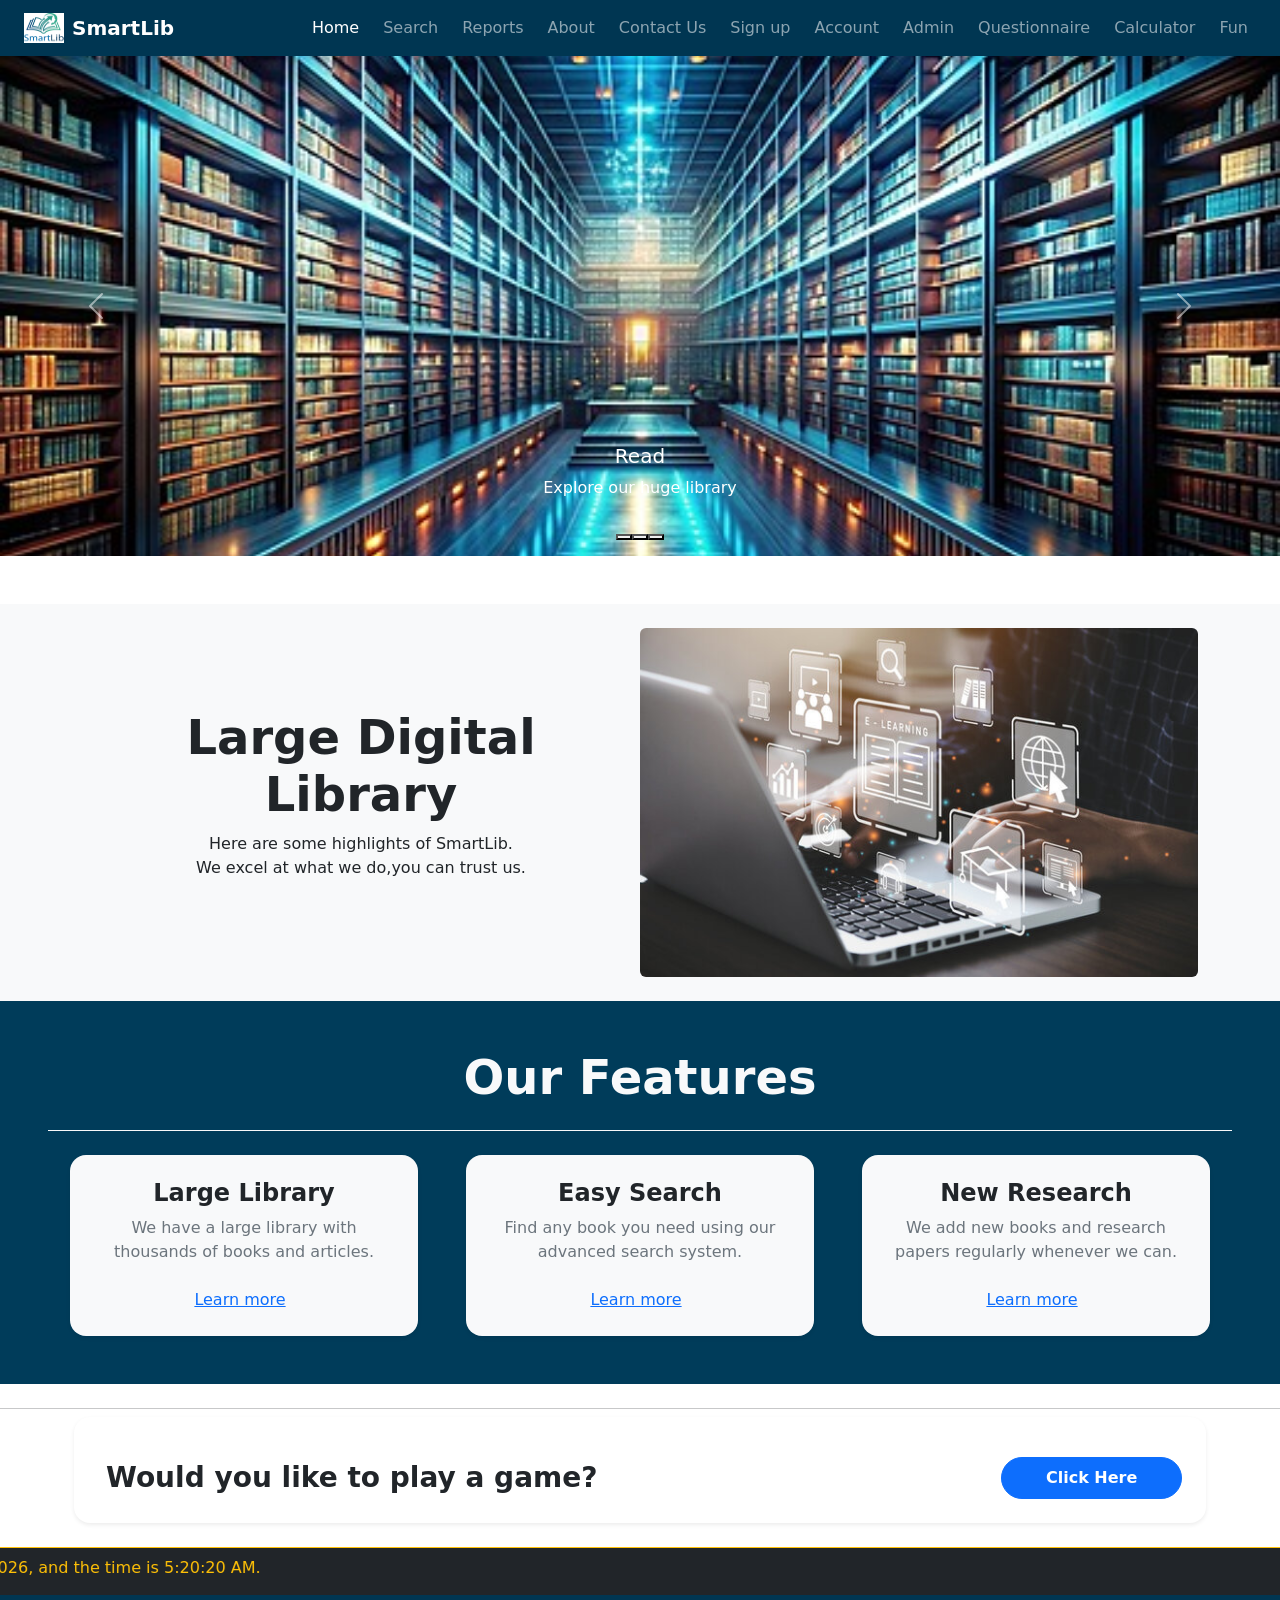
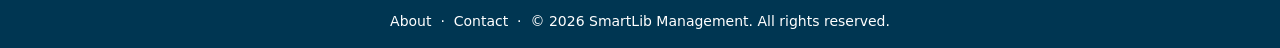
<file: index.html>
<!doctype html>
<html lang="en">
  <head>
    <meta charset="utf-8" />
    <meta name="viewport" content="width=device-width, initial-scale=1" />
    <title>SmartLib — Home</title>
    <link
      href="https://cdn.jsdelivr.net/npm/bootstrap@5.3.8/dist/css/bootstrap.min.css"
      rel="stylesheet"
      integrity="sha384-sRIl4kxILFvY47J16cr9ZwB07vP4J8+LH7qKQnuqkuIAvNWLzeN8tE5YBujZqJLB"
      crossorigin="anonymous"
    />

  </head>
  <body>
    
    <nav class="navbar navbar-expand-lg navbar-dark navbar-style shadow-sm" style="background-color: rgb(0, 54, 82);">
      <div class="container-fluid px-3 px-lg-4">
        <a href="index.html" class="navbar-brand d-flex align-items-center gap-2 text-white text-decoration-none">
          <img
            src="./assets/SmartLib_logo.jpg"
            alt="SmartLib logo"
            width="40"
            height="30"
            class="d-inline-block align-text-top"
          />
          <span class="fw-semibold">SmartLib</span>
        </a>
        <button
          class="navbar-toggler"
          type="button"
          data-bs-toggle="collapse"
          data-bs-target="#smartlibNavbar"
          aria-controls="smartlibNavbar"
          aria-expanded="false"
          aria-label="Toggle navigation"
        >
          <span class="navbar-toggler-icon"></span>
        </button>
        <div class="collapse navbar-collapse" id="smartlibNavbar">
          <ul class="navbar-nav ms-auto mb-2 mb-lg-0 gap-2 flex-lg-row flex-lg-nowrap align-items-lg-center">
            <li class="nav-item">
              <a href="index.html" class="nav-link active" aria-current="page">Home</a>
            </li>
            <li class="nav-item">
              <a href="search.php" class="nav-link">Search</a>
            </li>
            <li class="nav-item">
              <a href="reports.php" class="nav-link">Reports</a>
            </li>
            <li class="nav-item">
              <a href="about.html" class="nav-link">About</a>
            </li>
            <li class="nav-item">
              <a href="contact.php" class="nav-link">Contact Us</a>
            </li>
            <li class="nav-item">
              <a href="signup.html" class="nav-link">Sign up</a>
            </li>
            <li class="nav-item">
              <a href="account.php" class="nav-link">Account</a>
            </li>
            <li class="nav-item">
              <a href="admin.php" class="nav-link">Admin</a>
            </li>
            <li class="nav-item">
              <a href="questionaire.html" class="nav-link">Questionnaire</a>
            </li>
            <li class="nav-item">
              <a href="calculator.html" class="nav-link">Calculator</a>
            </li>
            <li class="nav-item">
              <a href="fun.html" class="nav-link">Fun</a>
            </li>
          </ul>
        </div>
      </div>
    </nav>

    <!-- slide movement -->
    <section class="mb-5">
    <div class="">
        <div class="gallery-container w-100">
            <div id="photoGallery" class="carousel slide carousel-fade" data-bs-ride="carousel">
                <!-- Indicators -->
                <div class="carousel-indicators">
                    <button type="button"  data-bs-slide-to="0" class="active" aria-current="true" aria-label="Slide 1"></button>
                    <button type="button"  data-bs-slide-to="1" aria-label="Slide 2"></button>
                    <button type="button"  data-bs-slide-to="2" aria-label="Slide 3"></button>
                </div>

                <!-- Carousel Items -->
                <div class="carousel-inner ">
                    <!-- Photo 1 -->
                    <div class="carousel-item active" data-bs-interval="3000">
                        <img src="./assets/home1.jpg" class="d-block w-100" alt="Library interior 1" style="max-height: 500px; object-fit: cover;">
                        <div class="carousel-caption d-none d-md-block">
                            <h5>Read</h5>
                            <p>Explore our huge library</p>
                        </div>
                    </div>
                    
                    <!-- Photo 2 -->
                    <div class="carousel-item" data-bs-interval="3000">
                        <img src="./assets/home2.jpg" class="d-block w-100" alt="Library interior 2" style="max-height: 500px; object-fit: cover;">
                        <div class="carousel-caption d-none d-md-block">
                            <h5>Search</h5>
                            <p>Easy searching by our advanced system</p>
                        </div>
                    </div>
                    
                    <!-- Photo 3 -->
                    <div class="carousel-item" data-bs-interval="3000">
                        <img src="./assets/home3.jpg" class="d-block w-100" alt="Library interior 3" style="max-height: 500px; object-fit: cover;">
                        <div class="carousel-caption d-none d-md-block">
                            <h5>Latest</h5>
                            <p>Check out the latest releases</p>
                        </div>
                    </div>
                </div>

                <!-- Navigation Controls -->
                <button class="carousel-control-prev" type="button" data-bs-target="#photoGallery" data-bs-slide="prev">
                    <span class="carousel-control-prev-icon" aria-hidden="true"></span>
                    <span class="visually-hidden">Previous</span>
                </button>
                <button class="carousel-control-next" type="button" data-bs-target="#photoGallery" data-bs-slide="next">
                    <span class="carousel-control-next-icon" aria-hidden="true"></span>
                    <span class="visually-hidden">Next</span>
                </button>
            </div>
        </div>
    </div>
    </section>
    
    <!--  -->
    <section class="bg-light">
      <div
        class="container d-md-flex justify-content-between text-center pt-4 pb-4"
      >
        <div class="align-content-center">
          <h1 class="display-5 fw-bold section-title">Large Digital Library</h1>
          <p class="">
            Here are some highlights of SmartLib.<br />
            We excel at what we do,you can trust us.
          </p>
        </div>
        <img src="./assets/home3.jpg" class="w-50 rounded img-fluid" alt="" />
      </div>
    </section>

    <!-- Feature Section -->
    <section class="p-5 text-center " style="background-color: rgb(0, 60, 90);" id="feature">
      <h1 class="display-5 fw-bold text-light section-title">Our Features</h1>
      <hr class="my-4 opacity-100 text-light">
      <div class="container ">
        <div class="row justify-content-center text-center gap-5">
        <div class="card feature-card bg-light col-md text-center p-4 border-0 shadow-sm rounded-4">
          <h3 class="h4 fw-semibold mb-2 section-title fw-bold">Large Library</h3>
          
          <p class="text-secondary mb-4">
            We have a large library with thousands of books and articles.
          </p>
          <a href="#" class="text-primary">
            Learn more <i class="fas fa-arrow-right ms-2 small"></i>
          </a>
        </div>
        <div class="card feature-card bg-light col-md text-center p-4 border-0 shadow-sm rounded-4">
          <h3 class="h4 fw-semibold mb-2 section-title fw-bold">Easy Search</h3>
          <p class="text-secondary mb-4">
            Find any book you need using our advanced search system.
          </p>
          <a href="#" class="text-primary">
            Learn more <i class="fas fa-arrow-right ms-2 small"></i>
          </a>
        </div>
        <div class="card feature-card bg-light col-md text-center p-4 border-0 shadow-sm rounded-4">
          <h3 class="h4 fw-semibold mb-2 section-title fw-bold">New Research</h3>
          <p class="text-secondary mb-4">
            We add new books and research papers regularly whenever we can.
          </p>
          <a href="#" class="text-primary">
            Learn more <i class="fas fa-arrow-right ms-2 small"></i>
          </a>
        </div>
      </div>
      
    </section>

    <hr class="my-4 opacity-25">

  <div class="container">
    <div class="row align-items-center g-3 bg-white p-4 rounded-4 shadow-sm">
      <h2 class="col-10 mb-0 fs-3 fw-semibold text-dark">Would you like to play a game?</h2>
      <a href="./fun.html" class="btn btn-primary col-lg-2 text-center rounded-pill px-4 py-2 fw-semibold">Click Here</a>
    </div>
  </div>

  <div class="banner-bottom mt-4">
    <div class="bg-dark text-warning py-2 border-top border-warning">
      <marquee direction="right" id="moving-welcome" class="fw-medium">
        Welcome to the SmartLib website! Today is <span id="date"></span>, and the time is <span id="time"></span>.
      </marquee>
    </div>
  </div>
    
    

    <footer class="text-white py-3" style="background-color: rgb(0, 54, 82);">
      <div class="container text-center">
        <p class="small mb-0">
          <a href="about.html" class="text-white text-decoration-none">About</a>
          &nbsp;·&nbsp;
          <a href="contact.php" class="text-white text-decoration-none">Contact</a>
          &nbsp;·&nbsp;
          © 2026 SmartLib Management. All rights reserved.
        </p>
      </div>
    </footer>

    <script
      src="https://cdn.jsdelivr.net/npm/bootstrap@5.3.8/dist/js/bootstrap.bundle.min.js"
      integrity="sha384-FKyoEForCGlyvwx9Hj09JcYn3nv7wiPVlz7YYwJrWVcXK/BmnVDxM+D2scQbITxI"
      crossorigin="anonymous"
    ></script>
    <script src="./script.js"></script>
       
  </body>
</html>
</file>
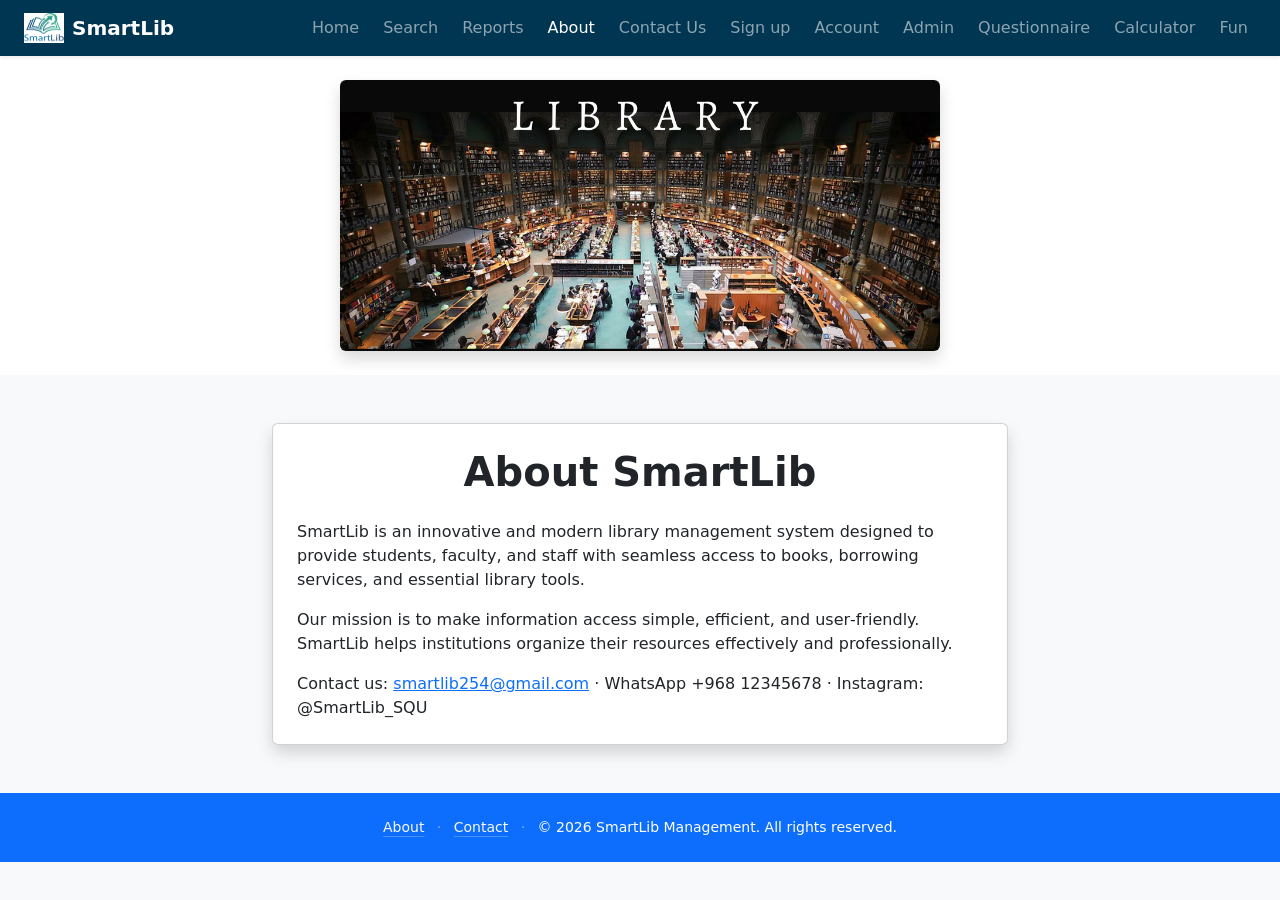
<file: about.html>
<!doctype html>
<html lang="en">
  <head>
    <meta charset="utf-8" />
    <meta name="viewport" content="width=device-width, initial-scale=1" />
    <title>SmartLib - About Us</title>


    <link href="https://cdn.jsdelivr.net/npm/bootstrap@5.3.8/dist/css/bootstrap.min.css" rel="stylesheet">
  </head>

  <body class="bg-light">


<nav class="navbar navbar-expand-lg navbar-dark navbar-style shadow-sm" style="background-color: rgb(0, 54, 82);">
      <div class="container-fluid px-3 px-lg-4">
        <a href="index.html" class="navbar-brand d-flex align-items-center gap-2 text-white text-decoration-none">
          <img
            src="./assets/SmartLib_logo.jpg"
            alt="SmartLib logo"
            width="40"
            height="30"
            class="d-inline-block align-text-top"
          />
          <span class="fw-semibold">SmartLib</span>
        </a>
        <button
          class="navbar-toggler"
          type="button"
          data-bs-toggle="collapse"
          data-bs-target="#smartlibNavbar"
          aria-controls="smartlibNavbar"
          aria-expanded="false"
          aria-label="Toggle navigation"
        >
          <span class="navbar-toggler-icon"></span>
        </button>
        <div class="collapse navbar-collapse" id="smartlibNavbar">
          <ul class="navbar-nav ms-auto mb-2 mb-lg-0 gap-2 flex-lg-row flex-lg-nowrap align-items-lg-center">
            <li class="nav-item">
              <a href="index.html" class="nav-link">Home</a>
            </li>
            <li class="nav-item">
              <a href="search.php" class="nav-link">Search</a>
            </li>
            <li class="nav-item">
              <a href="reports.php" class="nav-link">Reports</a>
            </li>
            <li class="nav-item">
              <a href="about.html" class="nav-link active" aria-current="page">About</a>
            </li>
            <li class="nav-item">
              <a href="contact.php" class="nav-link">Contact Us</a>
            </li>
            <li class="nav-item">
              <a href="signup.html" class="nav-link">Sign up</a>
            </li>
            <li class="nav-item">
              <a href="account.php" class="nav-link">Account</a>
            </li>
            <li class="nav-item">
              <a href="admin.php" class="nav-link">Admin</a>
            </li>
            <li class="nav-item">
              <a href="questionaire.html" class="nav-link">Questionnaire</a>
            </li>
            <li class="nav-item">
              <a href="calculator.html" class="nav-link">Calculator</a>
            </li>
            <li class="nav-item">
              <a href="fun.html" class="nav-link">Fun</a>
            </li>
          </ul>
        </div>
      </div>
    </nav>


    
    <section class="bg-white py-4">
      <div class="container text-center">
        <img src="./assets/Library.png"
             class="img-fluid rounded shadow"
             alt="SmartLib Illustration"
             style="max-width:600px;">
      </div>
    </section>

    
    <div class="container py-5">
      <div class="row justify-content-center">
        <div class="col-lg-8 col-md-10">

          <div class="card shadow p-4">
            <h1 class="text-center mb-4 fw-bold">About SmartLib</h1>

            <p class="mb-3">
              SmartLib is an innovative and modern library management system designed to provide students,
              faculty, and staff with seamless access to books, borrowing services, and essential library tools.
            </p>

            <p class="mb-3">
              Our mission is to make information access simple, efficient, and user‑friendly.
              SmartLib helps institutions organize their resources effectively and professionally.
            </p>

            <p class="mb-0">
              Contact us:
              <a href="mailto:smartlib254@gmail.com">smartlib254@gmail.com</a> ·
              WhatsApp +968 12345678 · Instagram: @SmartLib_SQU
            </p>
          </div>

        </div>
      </div>
    </div>

    
     <footer class="bg-primary text-white py-4 mt-auto">
      <div class="container text-center">
        <p class="small mb-0">
          <a href="about.html" class="link-light link-offset-2 link-underline-opacity-25 link-underline-opacity-100-hover">About</a>
          <span class="text-white text-opacity-50 mx-2 user-select-none" aria-hidden="true">·</span>
          <a href="contact.php" class="link-light link-offset-2 link-underline-opacity-25 link-underline-opacity-100-hover">Contact</a>
          <span class="text-white text-opacity-50 mx-2 user-select-none" aria-hidden="true">·</span>
          © 2026 SmartLib Management. All rights reserved.
        </p>
      </div>
    </footer>
    

    
    <script src="https://cdn.jsdelivr.net/npm/bootstrap@5.3.8/dist/js/bootstrap.bundle.min.js"></script>

  </body>
</html>
</file>
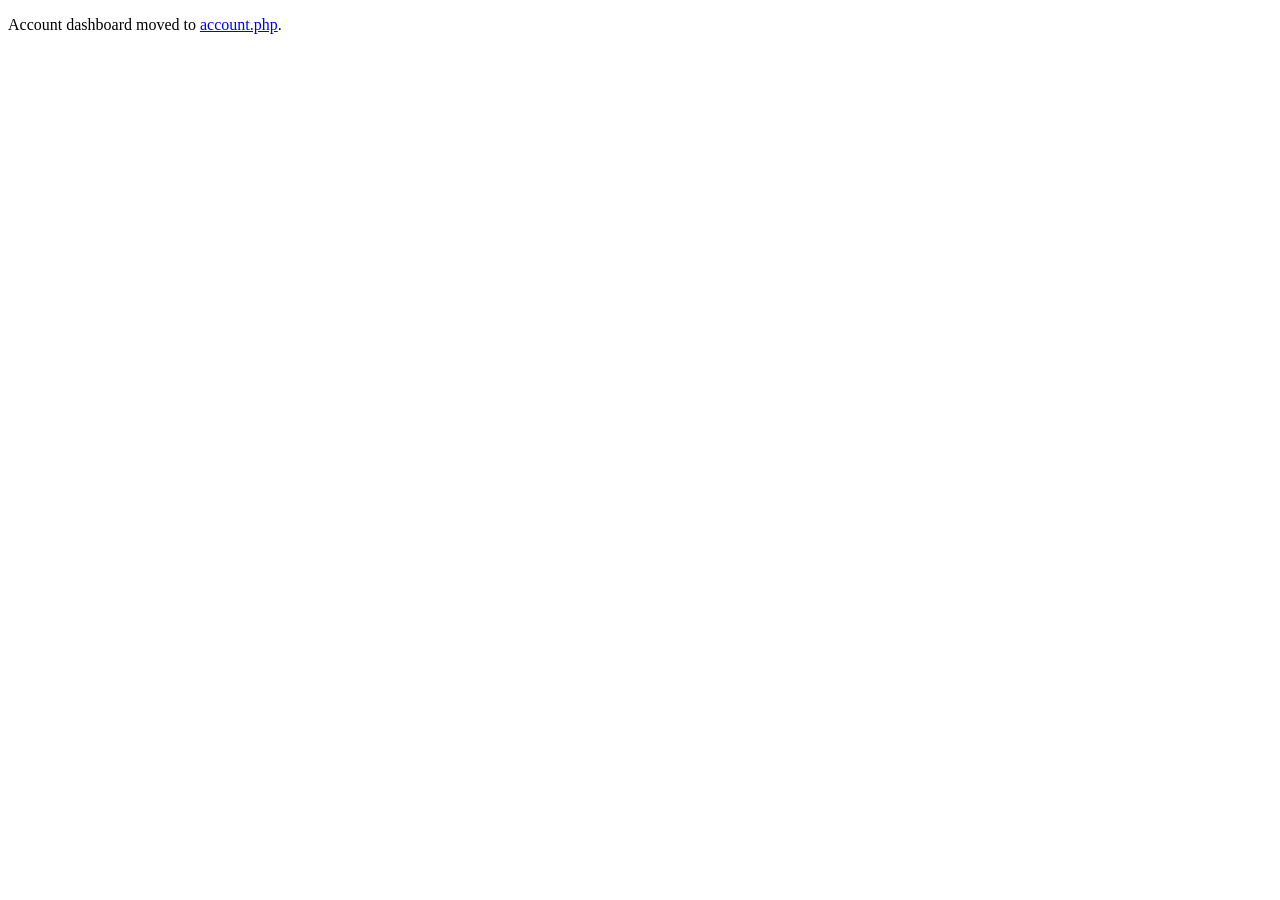
<file: account.html>
<!DOCTYPE html>
<html lang="en">
<head>
  <meta charset="utf-8" />
  <meta http-equiv="refresh" content="0;url=account.php" />
  <title>Redirecting…</title>
</head>
<body>
  <p>Account dashboard moved to <a href="account.php">account.php</a>.</p>
  
</body>
</html>
</file>
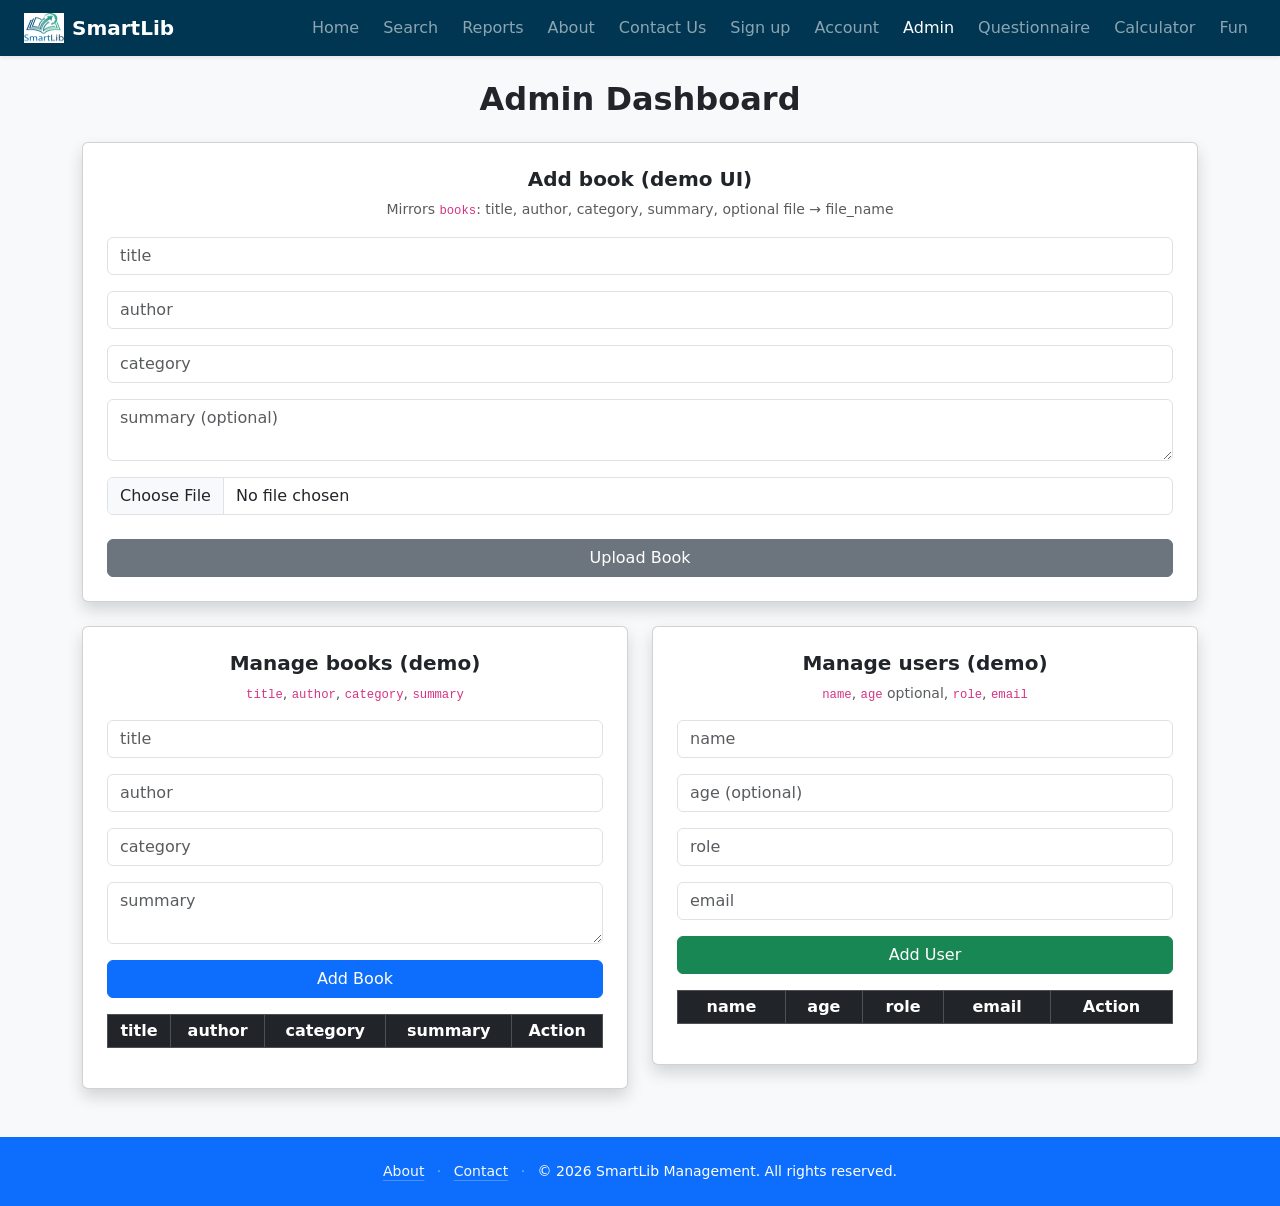
<file: admin.html>
<!DOCTYPE html>
<html lang="en">
<head>
    <meta charset="UTF-8">
    <meta name="viewport" content="width=device-width, initial-scale=1">
    <title>SmartLib - Admin</title>


    <link href="https://cdn.jsdelivr.net/npm/bootstrap@5.3.8/dist/css/bootstrap.min.css" rel="stylesheet">
</head>

<body class="bg-light">


<nav class="navbar navbar-expand-lg navbar-dark navbar-style shadow-sm" style="background-color: rgb(0, 54, 82);">
      <div class="container-fluid px-3 px-lg-4">
        <a href="index.html" class="navbar-brand d-flex align-items-center gap-2 text-white text-decoration-none">
          <img
            src="./assets/SmartLib_logo.jpg"
            alt="SmartLib logo"
            width="40"
            height="30"
            class="d-inline-block align-text-top"
          />
          <span class="fw-semibold">SmartLib</span>
        </a>
        <button
          class="navbar-toggler"
          type="button"
          data-bs-toggle="collapse"
          data-bs-target="#smartlibNavbar"
          aria-controls="smartlibNavbar"
          aria-expanded="false"
          aria-label="Toggle navigation"
        >
          <span class="navbar-toggler-icon"></span>
        </button>
        <div class="collapse navbar-collapse" id="smartlibNavbar">
          <ul class="navbar-nav ms-auto mb-2 mb-lg-0 gap-2 flex-lg-row flex-lg-nowrap align-items-lg-center">
            <li class="nav-item">
              <a href="index.html" class="nav-link">Home</a>
            </li>
            <li class="nav-item">
              <a href="search.php" class="nav-link">Search</a>
            </li>
            <li class="nav-item">
              <a href="reports.php" class="nav-link">Reports</a>
            </li>
            <li class="nav-item">
              <a href="about.html" class="nav-link">About</a>
            </li>
            <li class="nav-item">
              <a href="contact.php" class="nav-link">Contact Us</a>
            </li>
            <li class="nav-item">
              <a href="signup.html" class="nav-link">Sign up</a>
            </li>
            <li class="nav-item">
              <a href="account.php" class="nav-link">Account</a>
            </li>
            <li class="nav-item">
              <a href="admin.php" class="nav-link active" aria-current="page">Admin</a>
            </li>
            <li class="nav-item">
              <a href="questionaire.html" class="nav-link">Questionnaire</a>
            </li>
            <li class="nav-item">
              <a href="calculator.html" class="nav-link">Calculator</a>
            </li>
            <li class="nav-item">
              <a href="fun.html" class="nav-link">Fun</a>
            </li>
          </ul>
        </div>
      </div>
    </nav>

<div class="container my-4">

<h2 class="text-center mb-4 fw-bold">Admin Dashboard</h2>

<!-- Static demo only — use admin.php for real database forms -->
<div class="card p-4 shadow mb-4">
    <h5 class="mb-2 fw-bold text-center">Add book (demo UI)</h5>
    <p class="small text-muted text-center mb-3">Mirrors <code>books</code>: title, author, category, summary, optional file → file_name</p>

    <input id="uTitle" class="form-control mb-2" placeholder="title">
    <div id="uTitleError" class="text-danger mb-2"></div>

    <input id="uAuthor" class="form-control mb-2" placeholder="author">
    <div id="uAuthorError" class="text-danger mb-2"></div>

    <input id="uCategory" class="form-control mb-2" placeholder="category">
    <div id="uCategoryError" class="text-danger mb-2"></div>

    <textarea id="uSummary" class="form-control mb-2" placeholder="summary (optional)"></textarea>
    <div id="uSummaryError" class="text-danger mb-2"></div>

    <input id="uFile" type="file" class="form-control mb-3">
    <div id="uFileError" class="text-danger mb-2"></div>

    <button type="button" id="uploadBtn" class="btn btn-secondary w-100">
        Upload Book
    </button>
</div>

<div class="row">


<div class="col-md-6">
    <div class="card p-4 shadow mb-4">
        <h5 class="text-center mb-2 fw-bold">Manage books (demo)</h5>
        <p class="small text-muted text-center mb-3"><code>title</code>, <code>author</code>, <code>category</code>, <code>summary</code></p>

        <input id="bTitle" class="form-control mb-2" placeholder="title">
        <div id="bTitleError" class="text-danger mb-2"></div>
        <input id="bAuthor" class="form-control mb-2" placeholder="author">
        <div id="bAuthorError" class="text-danger mb-2"></div>
        <input id="bCat" class="form-control mb-2" placeholder="category">
        <div id="bCatError" class="text-danger mb-2"></div>
        <textarea id="bSummary" class="form-control mb-2" rows="2" placeholder="summary"></textarea>
        <div id="bSummaryError" class="text-danger mb-2"></div>

        <button type="button" id="addBookBtn" class="btn btn-primary w-100 mb-3">
            Add Book
        </button>

        <table class="table table-bordered table-striped text-center table-sm">
            <thead class="table-dark">
                <tr>
                    <th>title</th>
                    <th>author</th>
                    <th>category</th>
                    <th>summary</th>
                    <th>Action</th>
                </tr>
            </thead>
            <tbody id="bookList"></tbody>
        </table>
    </div>
</div>


<div class="col-md-6">
    <div class="card p-4 shadow mb-4">
        <h5 class="text-center mb-2 fw-bold">Manage users (demo)</h5>
        <p class="small text-muted text-center mb-3"><code>name</code>, <code>age</code> optional, <code>role</code>, <code>email</code></p>

        <input id="sName" class="form-control mb-2" placeholder="name">
        <div id="sNameError" class="text-danger mb-2"></div>
        <input id="sAge" type="number" class="form-control mb-2" placeholder="age (optional)">
        <div id="sAgeError" class="text-danger mb-2"></div>
        <input id="sRole" class="form-control mb-2" placeholder="role">
        <div id="sRoleError" class="text-danger mb-2"></div>
        <input id="sEmail" type="email" class="form-control mb-2" placeholder="email">
        <div id="sEmailError" class="text-danger mb-2"></div>

        <button type="button" id="addStudentBtn" class="btn btn-success w-100 mb-3">
            Add User
        </button>

        <table class="table table-bordered table-striped text-center table-sm">
            <thead class="table-dark">
                <tr>
                    <th>name</th>
                    <th>age</th>
                    <th>role</th>
                    <th>email</th>
                    <th>Action</th>
                </tr>
            </thead>
            <tbody id="studentList"></tbody>
        </table>
    </div>
</div>

</div>
</div>

<!-- FOOTER -->
    <footer class="bg-primary text-white py-4 mt-auto">
      <div class="container text-center">
        <p class="small mb-0">
          <a href="about.html" class="link-light link-offset-2 link-underline-opacity-25 link-underline-opacity-100-hover">About</a>
          <span class="text-white text-opacity-50 mx-2 user-select-none" aria-hidden="true">·</span>
          <a href="contact.php" class="link-light link-offset-2 link-underline-opacity-25 link-underline-opacity-100-hover">Contact</a>
          <span class="text-white text-opacity-50 mx-2 user-select-none" aria-hidden="true">·</span>
          © 2026 SmartLib Management. All rights reserved.
        </p>
      </div>
    </footer>

<script src="script.js"></script>

<!-- Bootstrap JS -->
<script src="https://cdn.jsdelivr.net/npm/bootstrap@5.3.8/dist/js/bootstrap.bundle.min.js"></script>

</body>
</html>
</file>
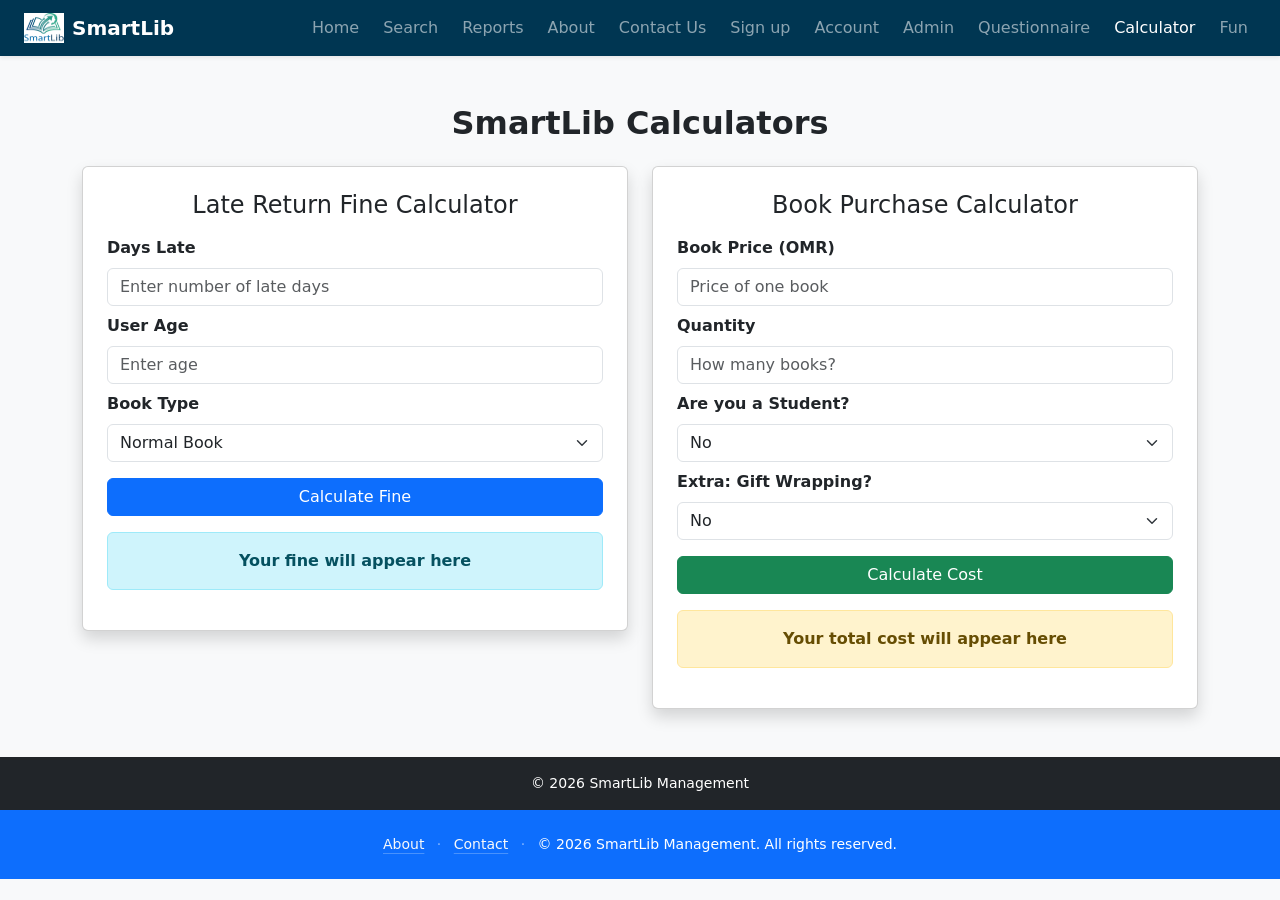
<file: calculator.html>
<!DOCTYPE html>
<html lang="en">
<head>
  <meta charset="UTF-8" />
  <meta name="viewport" content="width=device-width, initial-scale=1" />
  <title>SmartLib - Calculator</title>


  <link
    href="https://cdn.jsdelivr.net/npm/bootstrap@5.3.2/dist/css/bootstrap.min.css"
    rel="stylesheet"
  />
</head>

<body class="bg-light">


<nav class="navbar navbar-expand-lg navbar-dark navbar-style shadow-sm" style="background-color: rgb(0, 54, 82);">
      <div class="container-fluid px-3 px-lg-4">
        <a href="index.html" class="navbar-brand d-flex align-items-center gap-2 text-white text-decoration-none">
          <img
            src="./assets/SmartLib_logo.jpg"
            alt="SmartLib logo"
            width="40"
            height="30"
            class="d-inline-block align-text-top"
          />
          <span class="fw-semibold">SmartLib</span>
        </a>
        <button
          class="navbar-toggler"
          type="button"
          data-bs-toggle="collapse"
          data-bs-target="#smartlibNavbar"
          aria-controls="smartlibNavbar"
          aria-expanded="false"
          aria-label="Toggle navigation"
        >
          <span class="navbar-toggler-icon"></span>
        </button>
        <div class="collapse navbar-collapse" id="smartlibNavbar">
          <ul class="navbar-nav ms-auto mb-2 mb-lg-0 gap-2 flex-lg-row flex-lg-nowrap align-items-lg-center">
            <li class="nav-item">
              <a href="index.html" class="nav-link">Home</a>
            </li>
            <li class="nav-item">
              <a href="search.php" class="nav-link">Search</a>
            </li>
            <li class="nav-item">
              <a href="reports.php" class="nav-link">Reports</a>
            </li>
            <li class="nav-item">
              <a href="about.html" class="nav-link">About</a>
            </li>
            <li class="nav-item">
              <a href="contact.php" class="nav-link">Contact Us</a>
            </li>
            <li class="nav-item">
              <a href="signup.html" class="nav-link">Sign up</a>
            </li>
            <li class="nav-item">
              <a href="account.php" class="nav-link">Account</a>
            </li>
            <li class="nav-item">
              <a href="admin.php" class="nav-link">Admin</a>
            </li>
            <li class="nav-item">
              <a href="questionaire.html" class="nav-link">Questionnaire</a>
            </li>
            <li class="nav-item">
              <a href="calculator.html" class="nav-link active" aria-current="page">Calculator</a>
            </li>
            <li class="nav-item">
              <a href="fun.html" class="nav-link">Fun</a>
            </li>
          </ul>
        </div>
      </div>
    </nav>


<div class="container mt-5">
  <h2 class="text-center mb-4 fw-bold">SmartLib Calculators</h2>

  <div class="row justify-content-center">


    <div class="col-md-6 mb-4">
      <div class="card shadow p-4">
        <h4 class="text-center mb-3">Late Return Fine Calculator</h4>

        <label class="form-label fw-semibold">Days Late</label>
        <input id="daysLate" type="number" class="form-control mb-2" placeholder="Enter number of late days">

        <label class="form-label fw-semibold">User Age</label>
        <input id="userAge" type="number" class="form-control mb-2" placeholder="Enter age">

        <label class="form-label fw-semibold">Book Type</label>
        <select id="bookType" class="form-select mb-3">
          <option value="normal">Normal Book</option>
          <option value="reference">Reference Book</option>
          <option value="novel">Novel</option>
        </select>

        <button onclick="calcFine()" class="btn btn-primary w-100 mb-3">Calculate Fine</button>

        <div class="alert alert-info text-center fw-bold" id="fineResult">Your fine will appear here</div>
      </div>
    </div>


    <div class="col-md-6 mb-4">
      <div class="card shadow p-4">
        <h4 class="text-center mb-3">Book Purchase Calculator</h4>

        <label class="form-label fw-semibold">Book Price (OMR)</label>
        <input id="bookPrice" type="number" class="form-control mb-2" placeholder="Price of one book">

        <label class="form-label fw-semibold">Quantity</label>
        <input id="bookQty" type="number" class="form-control mb-2" placeholder="How many books?">

        <label class="form-label fw-semibold">Are you a Student?</label>
        <select id="isStudent" class="form-select mb-2">
          <option value="no">No</option>
          <option value="yes">Yes (10% discount)</option>
        </select>

        <label class="form-label fw-semibold">Extra: Gift Wrapping?</label>
        <select id="giftWrap" class="form-select mb-3">
          <option value="no">No</option>
          <option value="yes">Yes (+0.200 OMR per book)</option>
        </select>

        <button onclick="calcPurchase()" class="btn btn-success w-100 mb-3">Calculate Cost</button>

        <div class="alert alert-warning text-center fw-bold" id="purchaseResult">
          Your total cost will appear here
        </div>
      </div>
    </div>

  </div>
</div>


<footer class="bg-dark text-white text-center py-3 mt-4">
  <p class="small mb-0">© 2026 SmartLib Management</p>
</footer>


<script>
/* -----------------------------------------
        Late Return Fine Calculator
   -----------------------------------------
   This function calculates the fine based on:
   - Days Late
   - User Age
   - Book Type
   Additional rules:
   - 0.250 OMR per late day
   - If days > 30 → add extra 1 OMR
   - If age > 60 → discount 10%
   - If book is "Reference" → add 0.5 OMR
-------------------------------------------*/
function calcFine() {
  let days = Number(document.getElementById("daysLate").value);
  let age = Number(document.getElementById("userAge").value);
  let type = document.getElementById("bookType").value;

  let fine = days * 0.250; // Base fine

  if (days > 30) {
    fine += 1; // Extra charge for very late returns
  }

  if (type === "reference") {
    fine += 0.5; // Reference books have higher fees
  }

  if (age > 60) {
    fine -= fine * 0.10; // 10% discount for seniors
  }

  document.getElementById("fineResult").innerText =
    "Total Fine: " + fine.toFixed(3) + " OMR";
}

/* -----------------------------------------
            Book Purchase Calculator
   -----------------------------------------
   Rules:
   - Total = price * quantity
   - If quantity ≥ 3 → discount 5%
   - If student → discount 10%
   - Gift wrap adds +0.200 per book
-------------------------------------------*/
function calcPurchase() {
  let price = Number(document.getElementById("bookPrice").value);
  let qty = Number(document.getElementById("bookQty").value);
  let student = document.getElementById("isStudent").value;
  let wrap = document.getElementById("giftWrap").value;

  let total = price * qty; // Base calculation

  if (qty >= 3) {
    total -= total * 0.05; // 5% discount for bulk purchase
  }

  if (student === "yes") {
    total -= total * 0.10; // Extra 10% discount
  }

  if (wrap === "yes") {
    total += qty * 0.200; // Wrapping cost per book
  }

  document.getElementById("purchaseResult").innerText =
    "Final Purchase Cost: " + total.toFixed(3) + " OMR";
}
</script>

<script 
  src="https://cdn.jsdelivr.net/npm/bootstrap@5.3.2/dist/js/bootstrap.bundle.min.js">
</script>
    <footer class="bg-primary text-white py-4 mt-auto">
      <div class="container text-center">
        <p class="small mb-0">
          <a href="about.html" class="link-light link-offset-2 link-underline-opacity-25 link-underline-opacity-100-hover">About</a>
          <span class="text-white text-opacity-50 mx-2 user-select-none" aria-hidden="true">·</span>
          <a href="contact.php" class="link-light link-offset-2 link-underline-opacity-25 link-underline-opacity-100-hover">Contact</a>
          <span class="text-white text-opacity-50 mx-2 user-select-none" aria-hidden="true">·</span>
          © 2026 SmartLib Management. All rights reserved.
        </p>
      </div>
    </footer>

</body>
</html>
</file>
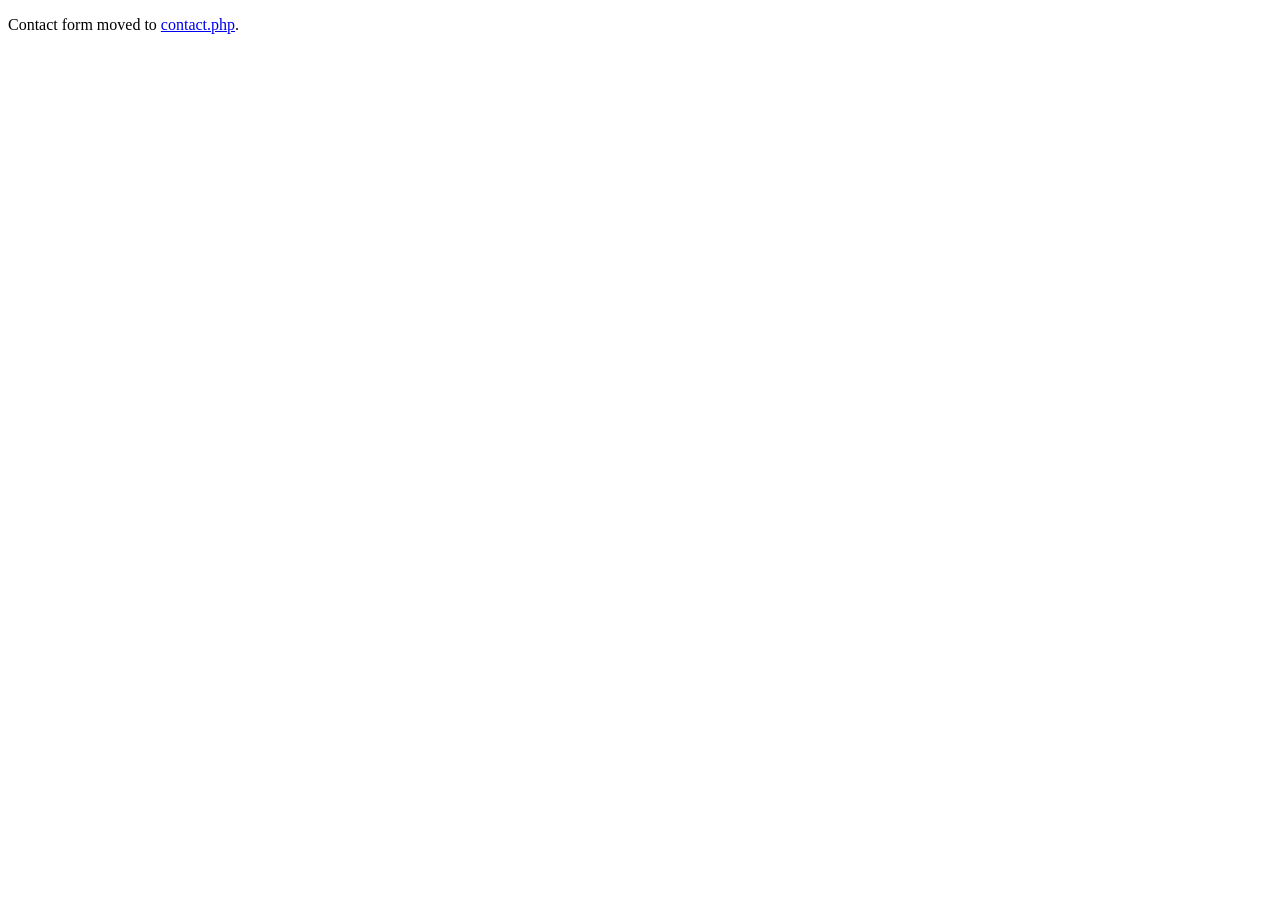
<file: contact.html>
<!DOCTYPE html>
<html lang="en">
<head>
  <meta charset="utf-8" />
  <meta http-equiv="refresh" content="0;url=contact.php" />
  <title>Redirecting…</title>
</head>
<body>
  <p>Contact form moved to <a href="contact.php">contact.php</a>.</p>
</body>
</html>
</file>
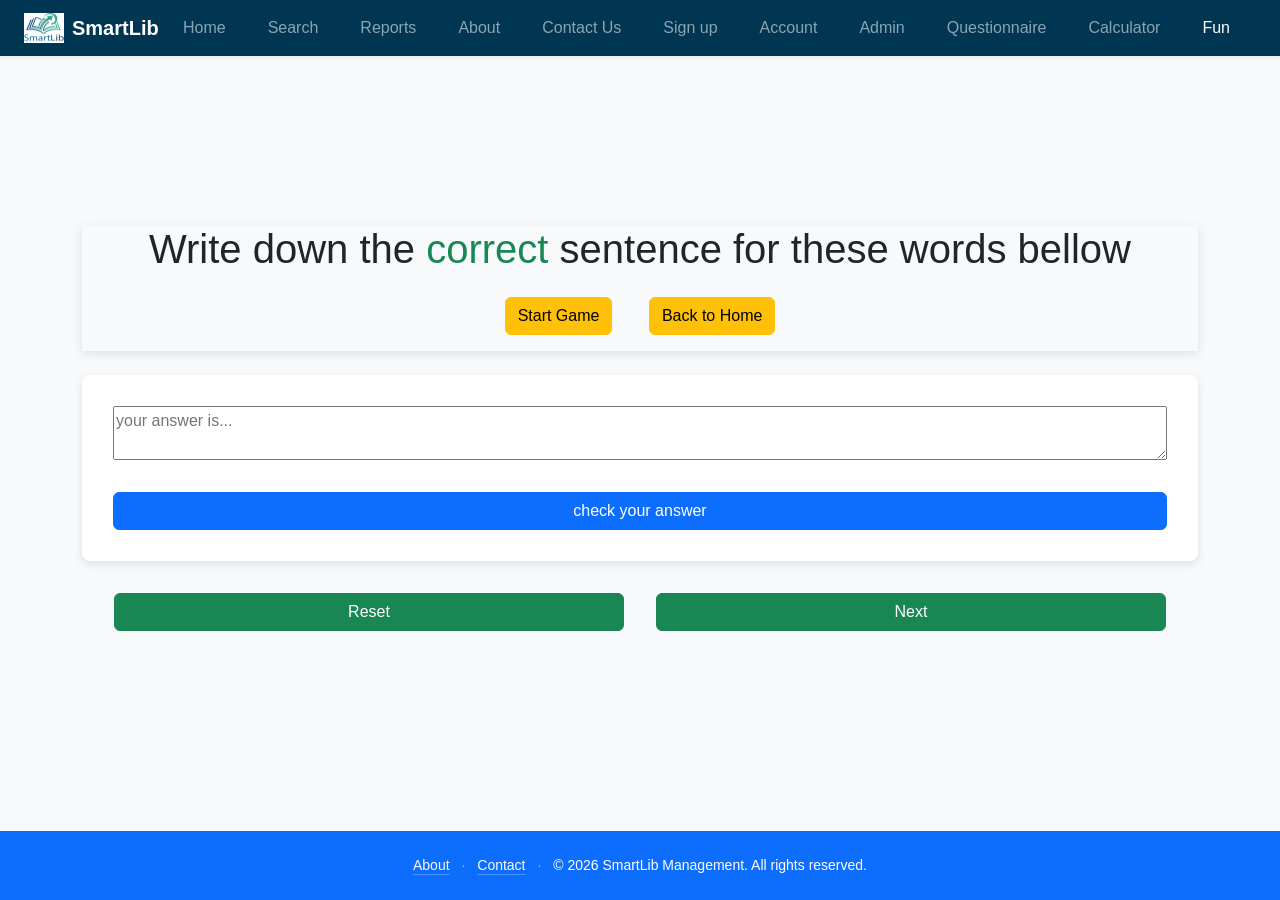
<file: fun.html>
<!doctype html>
<html lang="en">
  <head>
    <meta charset="utf-8" />
    <meta name="viewport" content="width=device-width, initial-scale=1" />
    <title>SmartLib - FunPage</title>
    <link
      href="https://cdn.jsdelivr.net/npm/bootstrap@5.3.8/dist/css/bootstrap.min.css"
      rel="stylesheet"
      integrity="sha384-sRIl4kxILFvY47J16cr9ZwB07vP4J8+LH7qKQnuqkuIAvNWLzeN8tE5YBujZqJLB"
      crossorigin="anonymous"
    />
    <link rel="stylesheet" href="./style.css" />
  </head>
  <body class="d-flex flex-column min-vh-100 bg-light">
    <nav class="navbar navbar-expand-lg navbar-dark navbar-style shadow-sm" style="background-color: rgb(0, 54, 82);">
      <div class="container-fluid px-3 px-lg-4">
        <a href="index.html" class="navbar-brand d-flex align-items-center gap-2 text-white text-decoration-none">
          <img
            src="./assets/SmartLib_logo.jpg"
            alt="SmartLib logo"
            width="40"
            height="30"
            class="d-inline-block align-text-top"
          />
          <span class="fw-semibold">SmartLib</span>
        </a>
        <button
          class="navbar-toggler"
          type="button"
          data-bs-toggle="collapse"
          data-bs-target="#smartlibNavbar"
          aria-controls="smartlibNavbar"
          aria-expanded="false"
          aria-label="Toggle navigation"
        >
          <span class="navbar-toggler-icon"></span>
        </button>
        <div class="collapse navbar-collapse" id="smartlibNavbar">
          <ul class="navbar-nav ms-auto mb-2 mb-lg-0 gap-2 flex-lg-row flex-lg-nowrap align-items-lg-center">
            <li class="nav-item">
              <a href="index.html" class="nav-link">Home</a>
            </li>
            <li class="nav-item">
              <a href="search.php" class="nav-link">Search</a>
            </li>
            <li class="nav-item">
              <a href="reports.php" class="nav-link">Reports</a>
            </li>
            <li class="nav-item">
              <a href="about.html" class="nav-link">About</a>
            </li>
            <li class="nav-item">
              <a href="contact.php" class="nav-link">Contact Us</a>
            </li>
            <li class="nav-item">
              <a href="signup.html" class="nav-link">Sign up</a>
            </li>
            <li class="nav-item">
              <a href="account.php" class="nav-link">Account</a>
            </li>
            <li class="nav-item">
              <a href="admin.php" class="nav-link">Admin</a>
            </li>
            <li class="nav-item">
              <a href="questionaire.html" class="nav-link">Questionnaire</a>
            </li>
            <li class="nav-item">
              <a href="calculator.html" class="nav-link">Calculator</a>
            </li>
            <li class="nav-item">
              <a href="fun.html" class="nav-link active" aria-current="page">Fun</a>
            </li>
          </ul>
        </div>
      </div>
    </nav>

    <main class="flex-grow-1 d-flex align-items-center">
    <div
      class="container d-flex justify-content-center align-items-center py-4 py-lg-5"
    >
      
      <div
        class="d-block w-100 justify-content-center justify-content-between align-items-center"
      >
        
        <div class="text-center feature-card">
          <h1 class="text-center">
            Write down the <span class="text-success">correct</span> sentence for these words bellow
          </h1>
          <button
            id="startGame"
            class="btn btn-warning col m-3"
            onclick="startGame()"
          >
            Start Game
          </button>
          <a href="./index.html" class="btn btn-warning col m-3">Back to Home</a>
          <br />
          <div id="q_num"></div>
        </div>
        <div class="text-center feature-card" id="wordsContainer">
          <!-- here the words appear -->
        </div>
        <br />
        <div class="card feature-card col">
          <textarea
            class="row m-3"
            name=""
            id="answer_area"
            placeholder="your answer is..."
          ></textarea>
          <button class="btn btn-primary row m-3" onclick="checkAns()">
            check your answer
          </button>
        </div>

        <div id="feadback"></div>

        <div class="row m-3">
          <button class="btn btn-success col m-3" onclick="startGame()">Reset</button>
          <button class="btn btn-success col m-3" id="next" onclick="nextQuestion()">
            Next
          </button>
        </div>
      </div>
    </div>
    </main>

    <footer class="bg-primary text-white py-4 mt-auto">
      <div class="container text-center">
        <p class="small mb-0">
          <a href="about.html" class="link-light link-offset-2 link-underline-opacity-25 link-underline-opacity-100-hover">About</a>
          <span class="text-white text-opacity-50 mx-2 user-select-none" aria-hidden="true">·</span>
          <a href="contact.php" class="link-light link-offset-2 link-underline-opacity-25 link-underline-opacity-100-hover">Contact</a>
          <span class="text-white text-opacity-50 mx-2 user-select-none" aria-hidden="true">·</span>
          © 2026 SmartLib Management. All rights reserved.
        </p>
      </div>
    </footer>

    <script
      src="https://cdn.jsdelivr.net/npm/bootstrap@5.3.8/dist/js/bootstrap.bundle.min.js"
      integrity="sha384-FKyoEForCGlyvwx9Hj09JcYn3nv7wiPVlz7YYwJrWVcXK/BmnVDxM+D2scQbITxI"
      crossorigin="anonymous"
    ></script>
    <script src="./script.js"></script>
  </body>
</html>
</file>
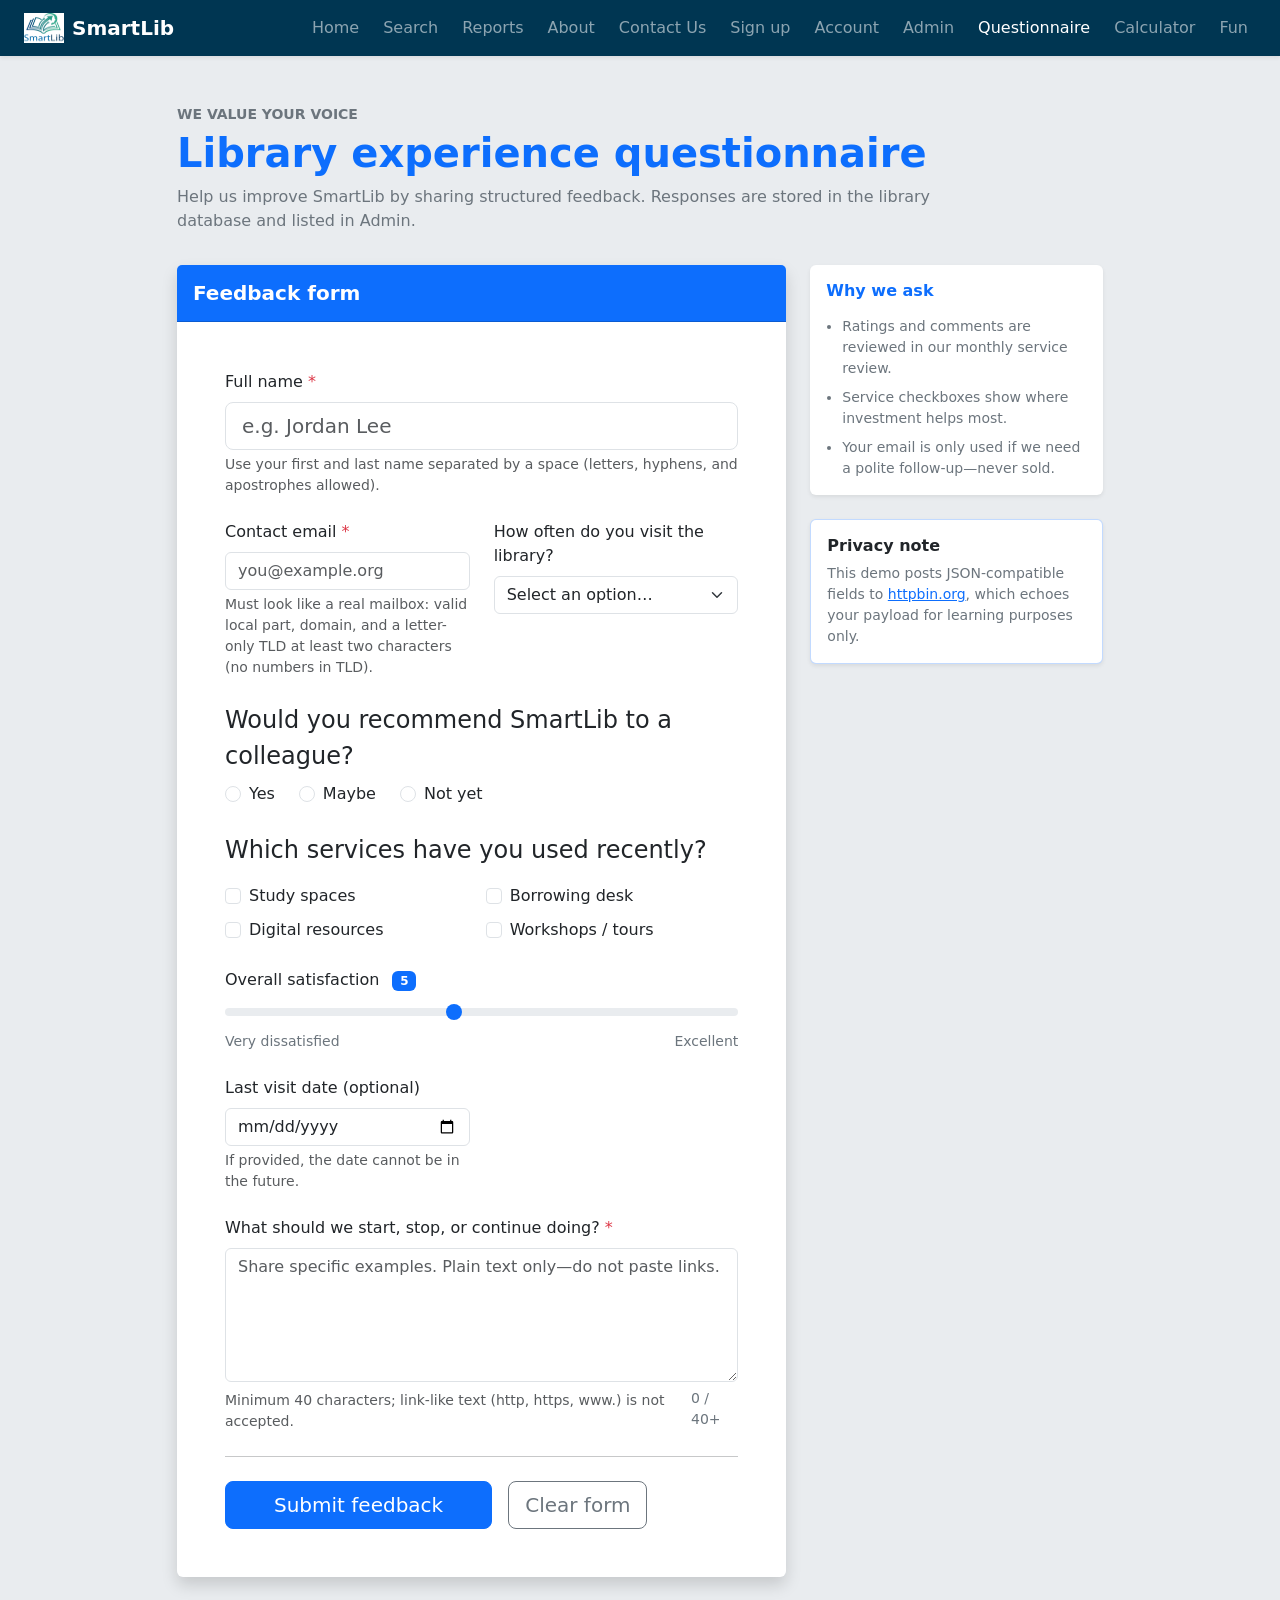
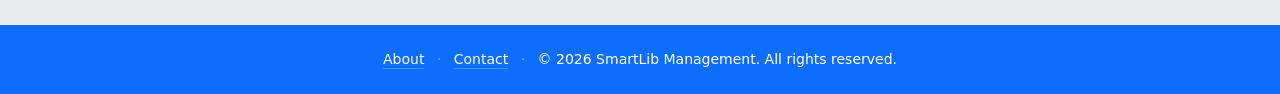
<file: questionaire.html>
<!doctype html>
<html lang="en">
  <head>
    <meta charset="utf-8" />
    <meta name="viewport" content="width=device-width, initial-scale=1" />
    <title>SmartLib — Customer feedback questionnaire</title>
    <link
      href="https://cdn.jsdelivr.net/npm/bootstrap@5.3.8/dist/css/bootstrap.min.css"
      rel="stylesheet"
      integrity="sha384-sRIl4kxILFvY47J16cr9ZwB07vP4J8+LH7qKQnuqkuIAvNWLzeN8tE5YBujZqJLB"
      crossorigin="anonymous"
    />
  </head>
  <body class="d-flex flex-column min-vh-100 bg-body-secondary">
    <nav class="navbar navbar-expand-lg navbar-dark navbar-style shadow-sm" style="background-color: rgb(0, 54, 82);">
      <div class="container-fluid px-3 px-lg-4">
        <a href="index.html" class="navbar-brand d-flex align-items-center gap-2 text-white text-decoration-none">
          <img
            src="./assets/SmartLib_logo.jpg"
            alt="SmartLib logo"
            width="40"
            height="30"
            class="d-inline-block align-text-top"
          />
          <span class="fw-semibold">SmartLib</span>
        </a>
        <button
          class="navbar-toggler"
          type="button"
          data-bs-toggle="collapse"
          data-bs-target="#smartlibNavbar"
          aria-controls="smartlibNavbar"
          aria-expanded="false"
          aria-label="Toggle navigation"
        >
          <span class="navbar-toggler-icon"></span>
        </button>
        <div class="collapse navbar-collapse" id="smartlibNavbar">
          <ul class="navbar-nav ms-auto mb-2 mb-lg-0 gap-2 flex-lg-row flex-lg-nowrap align-items-lg-center">
            <li class="nav-item">
              <a href="index.html" class="nav-link">Home</a>
            </li>
            <li class="nav-item">
              <a href="search.php" class="nav-link">Search</a>
            </li>
            <li class="nav-item">
              <a href="reports.php" class="nav-link">Reports</a>
            </li>
            <li class="nav-item">
              <a href="about.html" class="nav-link">About</a>
            </li>
            <li class="nav-item">
              <a href="contact.php" class="nav-link">Contact Us</a>
            </li>
            <li class="nav-item">
              <a href="signup.html" class="nav-link">Sign up</a>
            </li>
            <li class="nav-item">
              <a href="account.php" class="nav-link">Account</a>
            </li>
            <li class="nav-item">
              <a href="admin.php" class="nav-link">Admin</a>
            </li>
            <li class="nav-item">
              <a href="questionaire.html" class="nav-link active" aria-current="page">Questionnaire</a>
            </li>
            <li class="nav-item">
              <a href="calculator.html" class="nav-link">Calculator</a>
            </li>
            <li class="nav-item">
              <a href="fun.html" class="nav-link">Fun</a>
            </li>
          </ul>
        </div>
      </div>
    </nav>

    <main class="flex-grow-1 py-4 py-md-5">
      <div class="container">
        <div class="row justify-content-center">
          <div class="col-12 col-xl-10">
            <header class="text-center text-lg-start mb-4 pb-lg-2">
              <p class="text-uppercase small fw-semibold text-secondary mb-1">We value your voice</p>
              <h1 class="display-6 fw-bold text-primary mb-2">Library experience questionnaire</h1>
              <p class="lead fs-6 text-secondary mb-0 col-lg-10">
                Help us improve SmartLib by sharing structured feedback. Responses are stored in the
                library database and listed in Admin.
              </p>
            </header>

            <div id="q-banner" class="alert alert-dismissible fade show d-none" role="alert">
              <span id="q-banner-text"></span>
              <button type="button" class="btn-close" data-bs-dismiss="alert" aria-label="Close"></button>
            </div>
            <script>
              (function () {
                var p = new URLSearchParams(window.location.search);
                var b = document.getElementById("q-banner");
                var t = document.getElementById("q-banner-text");
                if (!b || !t) return;
                if (p.get("saved") === "1") {
                  b.classList.remove("d-none", "alert-danger");
                  b.classList.add("alert-success");
                  t.textContent = "Thank you — your feedback was saved.";
                } else if (p.get("err") === "1") {
                  b.classList.remove("d-none", "alert-success");
                  b.classList.add("alert-danger");
                  t.textContent = "Could not save your response. Check required fields and try again.";
                }
              })();
            </script>

            <div class="row g-4">
              <div class="col-lg-8">
                <div class="card shadow border-0 h-100">
                  <div class="card-header bg-primary text-white py-3">
                    <h2 class="h5 mb-0 fw-semibold">Feedback form</h2>
                  </div>
                  <div class="card-body p-4 p-md-5">
                    <form
                      id="questionnaire-form"
                      class="needs-validation"
                      action="questionnaire_submit.php"
                      method="post"
                      novalidate
                    >
                      <div class="row g-4">
                        <div class="col-12">
                          <label for="q-name" class="form-label">
                            Full name <span class="text-danger">*</span>
                          </label>
                          <input
                            type="text"
                            class="form-control form-control-lg"
                            id="q-name"
                            name="respondent_name"
                            autocomplete="name"
                            required
                            placeholder="e.g. Jordan Lee"
                          />
                          <div class="form-text">
                            Use your first and last name separated by a space (letters, hyphens, and
                            apostrophes allowed).
                          </div>
                          <div class="invalid-feedback" id="q-name-feedback">
                            Please enter a first and last name using only allowed characters.
                          </div>
                        </div>

                        <div class="col-md-6">
                          <label for="q-email" class="form-label">
                            Contact email <span class="text-danger">*</span>
                          </label>
                          <input
                            type="email"
                            class="form-control"
                            id="q-email"
                            name="contact_email"
                            autocomplete="email"
                            required
                            placeholder="you@example.org"
                          />
                          <div class="form-text">
                            Must look like a real mailbox: valid local part, domain, and a letter-only
                            TLD at least two characters (no numbers in TLD).
                          </div>
                          <div class="invalid-feedback" id="q-email-feedback">
                            Email does not match the required pattern.
                          </div>
                        </div>

                        <div class="col-md-6">
                          <label for="q-frequency" class="form-label">
                            How often do you visit the library?
                          </label>
                          <select class="form-select" id="q-frequency" name="visit_frequency">
                            <option value="" selected disabled>Select an option…</option>
                            <option value="daily">Several times a week</option>
                            <option value="weekly">About once a week</option>
                            <option value="monthly">A few times a semester</option>
                            <option value="rarely">Rarely</option>
                          </select>
                        </div>

                        <div class="col-12">
                          <fieldset>
                            <legend class="form-label">
                              Would you recommend SmartLib to a colleague?
                            </legend>
                            <div class="d-flex flex-wrap gap-4">
                              <div class="form-check">
                                <input
                                  class="form-check-input"
                                  type="radio"
                                  name="would_recommend"
                                  id="q-rec-yes"
                                  value="yes"
                                />
                                <label class="form-check-label" for="q-rec-yes">Yes</label>
                              </div>
                              <div class="form-check">
                                <input
                                  class="form-check-input"
                                  type="radio"
                                  name="would_recommend"
                                  id="q-rec-maybe"
                                  value="maybe"
                                />
                                <label class="form-check-label" for="q-rec-maybe">Maybe</label>
                              </div>
                              <div class="form-check">
                                <input
                                  class="form-check-input"
                                  type="radio"
                                  name="would_recommend"
                                  id="q-rec-no"
                                  value="no"
                                />
                                <label class="form-check-label" for="q-rec-no">Not yet</label>
                              </div>
                            </div>
                          </fieldset>
                        </div>

                        <div class="col-12">
                          <fieldset>
                            <legend class="form-label">
                              Which services have you used recently?
                            </legend>
                            <div class="row row-cols-1 row-cols-sm-2 g-2">
                              <div class="col">
                                <div class="form-check">
                                  <input
                                    class="form-check-input q-service-cb"
                                    type="checkbox"
                                    name="services_used"
                                    id="q-svc-study"
                                    value="study_spaces"
                                  />
                                  <label class="form-check-label" for="q-svc-study">Study spaces</label>
                                </div>
                              </div>
                              <div class="col">
                                <div class="form-check">
                                  <input
                                    class="form-check-input q-service-cb"
                                    type="checkbox"
                                    name="services_used"
                                    id="q-svc-borrow"
                                    value="borrowing"
                                  />
                                  <label class="form-check-label" for="q-svc-borrow">Borrowing desk</label>
                                </div>
                              </div>
                              <div class="col">
                                <div class="form-check">
                                  <input
                                    class="form-check-input q-service-cb"
                                    type="checkbox"
                                    name="services_used"
                                    id="q-svc-digital"
                                    value="digital_resources"
                                  />
                                  <label class="form-check-label" for="q-svc-digital">Digital resources</label>
                                </div>
                              </div>
                              <div class="col">
                                <div class="form-check">
                                  <input
                                    class="form-check-input q-service-cb"
                                    type="checkbox"
                                    name="services_used"
                                    id="q-svc-workshops"
                                    value="workshops"
                                  />
                                  <label class="form-check-label" for="q-svc-workshops">Workshops / tours</label>
                                </div>
                              </div>
                            </div>
                          </fieldset>
                        </div>

                        <div class="col-12">
                          <label for="q-score" class="form-label">
                            Overall satisfaction
                            <span class="badge bg-primary ms-2" id="q-score-badge" aria-live="polite">5</span>
                          </label>
                          <input
                            type="range"
                            class="form-range"
                            id="q-score"
                            name="satisfaction_score"
                            min="1"
                            max="10"
                            step="1"
                            value="5"
                          />
                          <div class="d-flex justify-content-between small text-secondary">
                            <span>Very dissatisfied</span>
                            <span>Excellent</span>
                          </div>
                        </div>

                        <div class="col-md-6">
                          <label for="q-last-visit" class="form-label">Last visit date (optional)</label>
                          <input type="date" class="form-control" id="q-last-visit" name="last_visit_date" />
                          <div class="form-text">If provided, the date cannot be in the future.</div>
                          <div class="invalid-feedback" id="q-date-feedback">Choose today or an earlier date.</div>
                        </div>

                        <div class="col-12">
                          <label for="q-comments" class="form-label">
                            What should we start, stop, or continue doing? <span class="text-danger">*</span>
                          </label>
                          <textarea
                            class="form-control"
                            id="q-comments"
                            name="detailed_feedback"
                            rows="5"
                            required
                            placeholder="Share specific examples. Plain text only—do not paste links."
                          ></textarea>
                          <div class="d-flex justify-content-between align-items-center mt-1">
                            <div class="form-text mb-0">
                              Minimum 40 characters; link-like text (http, https, www.) is not accepted.
                            </div>
                            <span class="small text-secondary" id="q-char-count" aria-live="polite">0 / 40+</span>
                          </div>
                          <div class="invalid-feedback" id="q-comments-feedback">
                            Comments must be long enough and must not contain web links.
                          </div>
                        </div>
                      </div>

                      <hr class="my-4" />

                      <div class="d-flex flex-column flex-sm-row gap-3 align-items-stretch align-items-sm-center">
                        <button type="submit" class="btn btn-primary btn-lg px-5">Submit feedback</button>
                        <button type="reset" class="btn btn-outline-secondary btn-lg" id="q-reset">
                          Clear form
                        </button>
                      </div>
                    </form>
                  </div>
                </div>
              </div>

              <div class="col-lg-4">
                <div class="card border-0 shadow-sm mb-4">
                  <div class="card-body">
                    <h3 class="h6 text-primary fw-semibold mb-3">Why we ask</h3>
                    <ul class="small text-secondary mb-0 ps-3">
                      <li class="mb-2">Ratings and comments are reviewed in our monthly service review.</li>
                      <li class="mb-2">Service checkboxes show where investment helps most.</li>
                      <li>Your email is only used if we need a polite follow-up—never sold.</li>
                    </ul>
                  </div>
                </div>
                <div class="card border-primary border-opacity-25 bg-white shadow-sm">
                  <div class="card-body">
                    <h3 class="h6 fw-semibold mb-2">Privacy note</h3>
                    <p class="small text-secondary mb-0">
                      This demo posts JSON-compatible fields to
                      <a href="https://httpbin.org/post" class="link-primary">httpbin.org</a>, which echoes
                      your payload for learning purposes only.
                    </p>
                  </div>
                </div>
              </div>
            </div>
          </div>
        </div>
      </div>
    </main>

    <footer class="bg-primary text-white py-4 mt-auto">
      <div class="container text-center">
        <p class="small mb-0">
          <a href="about.html" class="link-light link-offset-2 link-underline-opacity-25 link-underline-opacity-100-hover">About</a>
          <span class="text-white text-opacity-50 mx-2 user-select-none" aria-hidden="true">·</span>
          <a href="contact.php" class="link-light link-offset-2 link-underline-opacity-25 link-underline-opacity-100-hover">Contact</a>
          <span class="text-white text-opacity-50 mx-2 user-select-none" aria-hidden="true">·</span>
          © 2026 SmartLib Management. All rights reserved.
        </p>
      </div>
    </footer>

    <script
      src="https://cdn.jsdelivr.net/npm/bootstrap@5.3.8/dist/js/bootstrap.bundle.min.js"
      integrity="sha384-FKyoEForCGlyvwx9Hj09JcYn3nv7wiPVlz7YYwJrWVcXK/BmnVDxM+D2scQbITxI"
      crossorigin="anonymous"
    ></script>
    <script>
      (function () {
        'use strict';
        var form = document.getElementById('questionnaire-form');
        if (!form) return;

        var nameInput = document.getElementById('q-name');
        var emailInput = document.getElementById('q-email');
        var commentsInput = document.getElementById('q-comments');
        var commentsFeedback = document.getElementById('q-comments-feedback');
        var scoreInput = document.getElementById('q-score');
        var scoreBadge = document.getElementById('q-score-badge');
        var charCount = document.getElementById('q-char-count');
        var nameFeedback = document.getElementById('q-name-feedback');
        var emailFeedback = document.getElementById('q-email-feedback');

        // 1) Name must contain at least two words with valid characters.
        var NAME_PATTERN = /^[A-Za-zÀ-ÿ'-]{2,}(?:\s+[A-Za-zÀ-ÿ'-]{2,})+$/;

        function validateRespondentName() {
          if (!nameInput) return;
          var raw = nameInput.value.trim();
          if (!raw) {
            // Empty is handled by native `required`; clear custom error here.
            nameInput.setCustomValidity('');
            if (nameFeedback) nameFeedback.textContent = 'Please enter your full name.';
            return;
          }
          if (!NAME_PATTERN.test(raw)) {
            nameInput.setCustomValidity('badname');
            if (nameFeedback) {
              nameFeedback.textContent =
                'Use at least two parts (e.g. Alex Morgan). Only letters, spaces, hyphens, and apostrophes.';
            }
            return;
          }
          nameInput.setCustomValidity('');
          if (nameFeedback) {
            nameFeedback.textContent =
              'Please enter a first and last name using only allowed characters.';
          }
        }

        // 2) Email must match a stricter pattern than type="email".
        var EMAIL_STRUCTURE =
          /^[A-Za-z0-9!#$%&'*+/=?^_`{|}~-]+(?:\.[A-Za-z0-9!#$%&'*+/=?^_`{|}~-]+)*@(?:[A-Za-z0-9](?:[A-Za-z0-9-]{0,61}[A-Za-z0-9])?\.)+[A-Za-z]{2,}$/;

        function validateContactEmail() {
          if (!emailInput) return;
          var v = emailInput.value.trim();
          if (!v) {
            // Let browser show required-state message for empty value.
            emailInput.setCustomValidity('');
            if (emailFeedback) emailFeedback.textContent = 'Please enter an email address.';
            return;
          }
          if (!EMAIL_STRUCTURE.test(v)) {
            emailInput.setCustomValidity('badmail');
            if (emailFeedback) {
              emailFeedback.textContent =
                'Example of valid shape: name.surname@campus.edu — check dots and the part after @.';
            }
            return;
          }
          emailInput.setCustomValidity('');
          if (emailFeedback) {
            emailFeedback.textContent = 'Email does not match the required pattern.';
          }
        }

        // 3) Comments must be long enough and cannot contain links.
        var MIN_COMMENT_LEN = 40;
        var LINK_HINTS = [/https?:\/\//i, /\bwww\./i];

        function validateNarrativeComments() {
          if (!commentsInput) return;
          var text = commentsInput.value.trim();
          if (!text) {
            // Empty comments fail because textarea is required in the HTML.
            commentsInput.setCustomValidity('');
            if (commentsFeedback) {
              commentsFeedback.textContent =
                'Comments must be long enough and must not contain web links.';
            }
            return;
          }
          if (text.length < MIN_COMMENT_LEN) {
            // Custom error 1: not enough content.
            commentsInput.setCustomValidity('short');
            if (commentsFeedback) {
              commentsFeedback.textContent =
                'Please write at least ' + MIN_COMMENT_LEN + ' characters of concrete feedback.';
            }
            return;
          }
          for (var h = 0; h < LINK_HINTS.length; h++) {
            if (LINK_HINTS[h].test(commentsInput.value)) {
              // Custom error 2: block link-like text.
              commentsInput.setCustomValidity('links');
              if (commentsFeedback) {
                commentsFeedback.textContent =
                  'Remove http(s):// or www. snippets; describe the issue in your own words.';
              }
              return;
            }
          }
          commentsInput.setCustomValidity('');
          if (commentsFeedback) {
            commentsFeedback.textContent =
              'Comments must be long enough and must not contain web links.';
          }
        }

        // Run only the three custom validators above.
        function runAllValidators() {
          validateRespondentName();
          validateContactEmail();
          validateNarrativeComments();
        }

        // Live character counter for comments.
        function refreshCharCount() {
          if (!charCount || !commentsInput) return;
          var n = commentsInput.value.trim().length;
          charCount.textContent = n + ' / ' + MIN_COMMENT_LEN + '+';
        }

        // Update satisfaction badge when slider moves.
        function refreshScoreBadge() {
          if (!scoreBadge || !scoreInput) return;
          scoreBadge.textContent = scoreInput.value;
        }

        // Validate fields while typing so users see quick feedback.
        if (nameInput) nameInput.addEventListener('input', validateRespondentName);
        if (emailInput) emailInput.addEventListener('input', validateContactEmail);
        if (commentsInput) {
          commentsInput.addEventListener('input', function () {
            validateNarrativeComments();
            refreshCharCount();
          });
        }
        if (scoreInput) scoreInput.addEventListener('input', refreshScoreBadge);

        form.addEventListener(
          'submit',
          function (event) {
            // Always run custom checks first, then ask browser for final validity.
            runAllValidators();
            if (!form.checkValidity()) {
              event.preventDefault();
              event.stopPropagation();
            }
            // Triggers Bootstrap invalid/valid styles after first submit.
            form.classList.add('was-validated');
          },
          false
        );

        var resetBtn = document.getElementById('q-reset');
        if (resetBtn) {
          resetBtn.addEventListener('click', function () {
            // After reset, clear custom messages and Bootstrap validation styles.
            setTimeout(function () {
              form.classList.remove('was-validated');
              if (nameInput) nameInput.setCustomValidity('');
              if (emailInput) emailInput.setCustomValidity('');
              if (commentsInput) commentsInput.setCustomValidity('');
              refreshCharCount();
              refreshScoreBadge();
            }, 0);
          });
        }

        refreshCharCount();
        refreshScoreBadge();
      })();
    </script>
  </body>
</html>
</file>
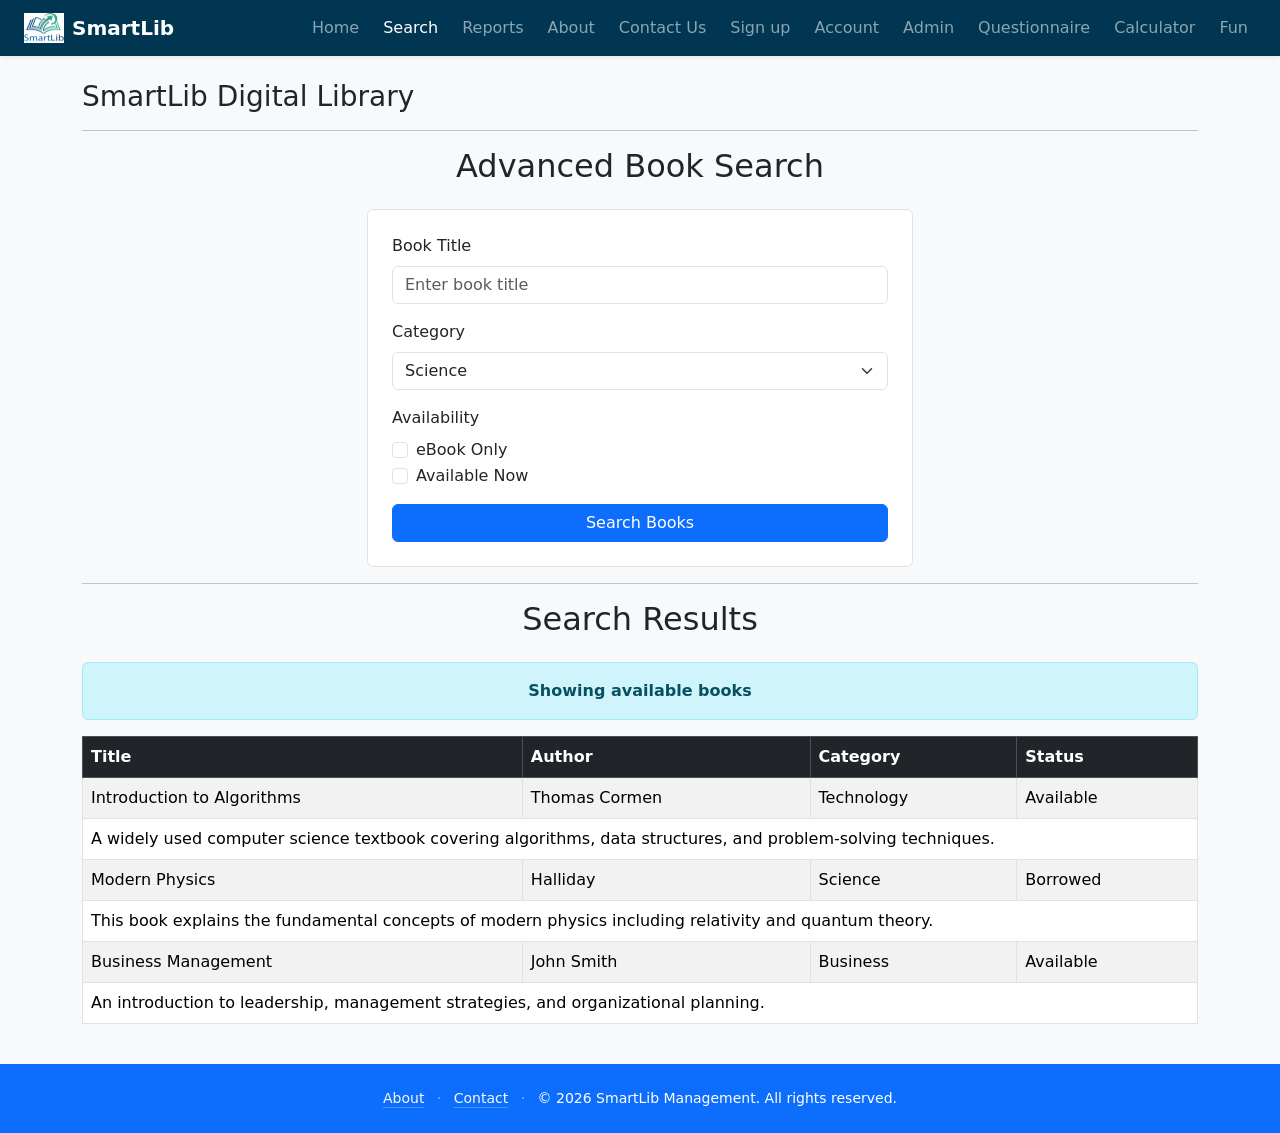
<file: search.html>
<!DOCTYPE html>
<html lang="en">
<head>
    <meta charset="UTF-8">
    <meta name="viewport" content="width=device-width, initial-scale=1">
    <title>SmartLib - Book Search</title>

    <link href="https://cdn.jsdelivr.net/npm/bootstrap@5.3.8/dist/css/bootstrap.min.css" rel="stylesheet">
</head>

<body class="bg-light">

<!-- NAVBAR -->
<nav class="navbar navbar-expand-lg navbar-dark navbar-style shadow-sm" style="background-color: rgb(0, 54, 82);">
      <div class="container-fluid px-3 px-lg-4">
        <a href="index.html" class="navbar-brand d-flex align-items-center gap-2 text-white text-decoration-none">
          <img
            src="./assets/SmartLib_logo.jpg"
            alt="SmartLib logo"
            width="40"
            height="30"
            class="d-inline-block align-text-top"
          />
          <span class="fw-semibold">SmartLib</span>
        </a>
        <button
          class="navbar-toggler"
          type="button"
          data-bs-toggle="collapse"
          data-bs-target="#smartlibNavbar"
          aria-controls="smartlibNavbar"
          aria-expanded="false"
          aria-label="Toggle navigation"
        >
          <span class="navbar-toggler-icon"></span>
        </button>
        <div class="collapse navbar-collapse" id="smartlibNavbar">
          <ul class="navbar-nav ms-auto mb-2 mb-lg-0 gap-2 flex-lg-row flex-lg-nowrap align-items-lg-center">
            <li class="nav-item">
              <a href="index.html" class="nav-link">Home</a>
            </li>
            <li class="nav-item">
              <a href="search.php" class="nav-link active" aria-current="page">Search</a>
            </li>
            <li class="nav-item">
              <a href="reports.php" class="nav-link">Reports</a>
            </li>
            <li class="nav-item">
              <a href="about.html" class="nav-link">About</a>
            </li>
            <li class="nav-item">
              <a href="contact.php" class="nav-link">Contact Us</a>
            </li>
            <li class="nav-item">
              <a href="signup.html" class="nav-link">Sign up</a>
            </li>
            <li class="nav-item">
              <a href="account.php" class="nav-link">Account</a>
            </li>
            <li class="nav-item">
              <a href="admin.php" class="nav-link">Admin</a>
            </li>
            <li class="nav-item">
              <a href="questionaire.html" class="nav-link">Questionnaire</a>
            </li>
            <li class="nav-item">
              <a href="calculator.html" class="nav-link">Calculator</a>
            </li>
            <li class="nav-item">
              <a href="fun.html" class="nav-link">Fun</a>
            </li>
          </ul>
        </div>
      </div>
    </nav>

<!-- CONTENT -->
<div class="container my-4">

<h1 class="h3 mb-3">SmartLib Digital Library</h1>
<hr>

<h2 class="text-center mb-4">Advanced Book Search</h2>

<!-- FORM -->
<div class="row justify-content-center">
<div class="col-md-6">

<form class="p-4 border rounded bg-white" action="https://httpbin.org/post" method="post">

    <div class="mb-3">
        <label class="form-label">Book Title</label>
        <input type="text" name="title" class="form-control" placeholder="Enter book title">
    </div>

    <div class="mb-3">
        <label class="form-label">Category</label>
        <select name="category" class="form-select">
            <option>Science</option>
            <option>Technology</option>
            <option>History</option>
            <option>Business</option>
            <option>Literature</option>
        </select>
    </div>

    <div class="mb-3">
        <label class="form-label">Availability</label><br>
        <div class="form-check">
            <input class="form-check-input" type="checkbox" name="ebook">
            <label class="form-check-label">eBook Only</label>
        </div>
        <div class="form-check">
            <input class="form-check-input" type="checkbox" name="available">
            <label class="form-check-label">Available Now</label>
        </div>
    </div>

    <button class="btn btn-primary w-100">Search Books</button>

</form>

</div>
</div>

<hr>

<h2 class="text-center mb-4">Search Results</h2>
<div id="searchMessage" class="alert alert-info text-center fw-bold">
  Showing available books
</div>

<!-- TABLE -->
<div class="table-responsive">
<table class="table table-bordered table-striped">
<thead class="table-dark">
<tr>
    <th>Title</th>
    <th>Author</th>
    <th>Category</th>
    <th>Status</th>
</tr>
</thead>

<tbody>

<tr>
<td>Introduction to Algorithms</td>
<td>Thomas Cormen</td>
<td>Technology</td>
<td>Available</td>
</tr>

<tr>
<td colspan="4">
A widely used computer science textbook covering algorithms, data structures, and problem-solving techniques.
</td>
</tr>

<tr>
<td>Modern Physics</td>
<td>Halliday</td>
<td>Science</td>
<td>Borrowed</td>
</tr>

<tr>
<td colspan="4">
This book explains the fundamental concepts of modern physics including relativity and quantum theory.
</td>
</tr>

<tr>
<td>Business Management</td>
<td>John Smith</td>
<td>Business</td>
<td>Available</td>
</tr>

<tr>
<td colspan="4">
An introduction to leadership, management strategies, and organizational planning.
</td>
</tr>

</tbody>
</table>
</div>

</div>

<!-- FOOTER -->
    <footer class="bg-primary text-white py-4 mt-auto">
      <div class="container text-center">
        <p class="small mb-0">
          <a href="about.html" class="link-light link-offset-2 link-underline-opacity-25 link-underline-opacity-100-hover">About</a>
          <span class="text-white text-opacity-50 mx-2 user-select-none" aria-hidden="true">·</span>
          <a href="contact.php" class="link-light link-offset-2 link-underline-opacity-25 link-underline-opacity-100-hover">Contact</a>
          <span class="text-white text-opacity-50 mx-2 user-select-none" aria-hidden="true">·</span>
          © 2026 SmartLib Management. All rights reserved.
        </p>
      </div>
    </footer>

<script src="https://cdn.jsdelivr.net/npm/bootstrap@5.3.8/dist/js/bootstrap.bundle.min.js"></script>
</body>
</html>
</file>
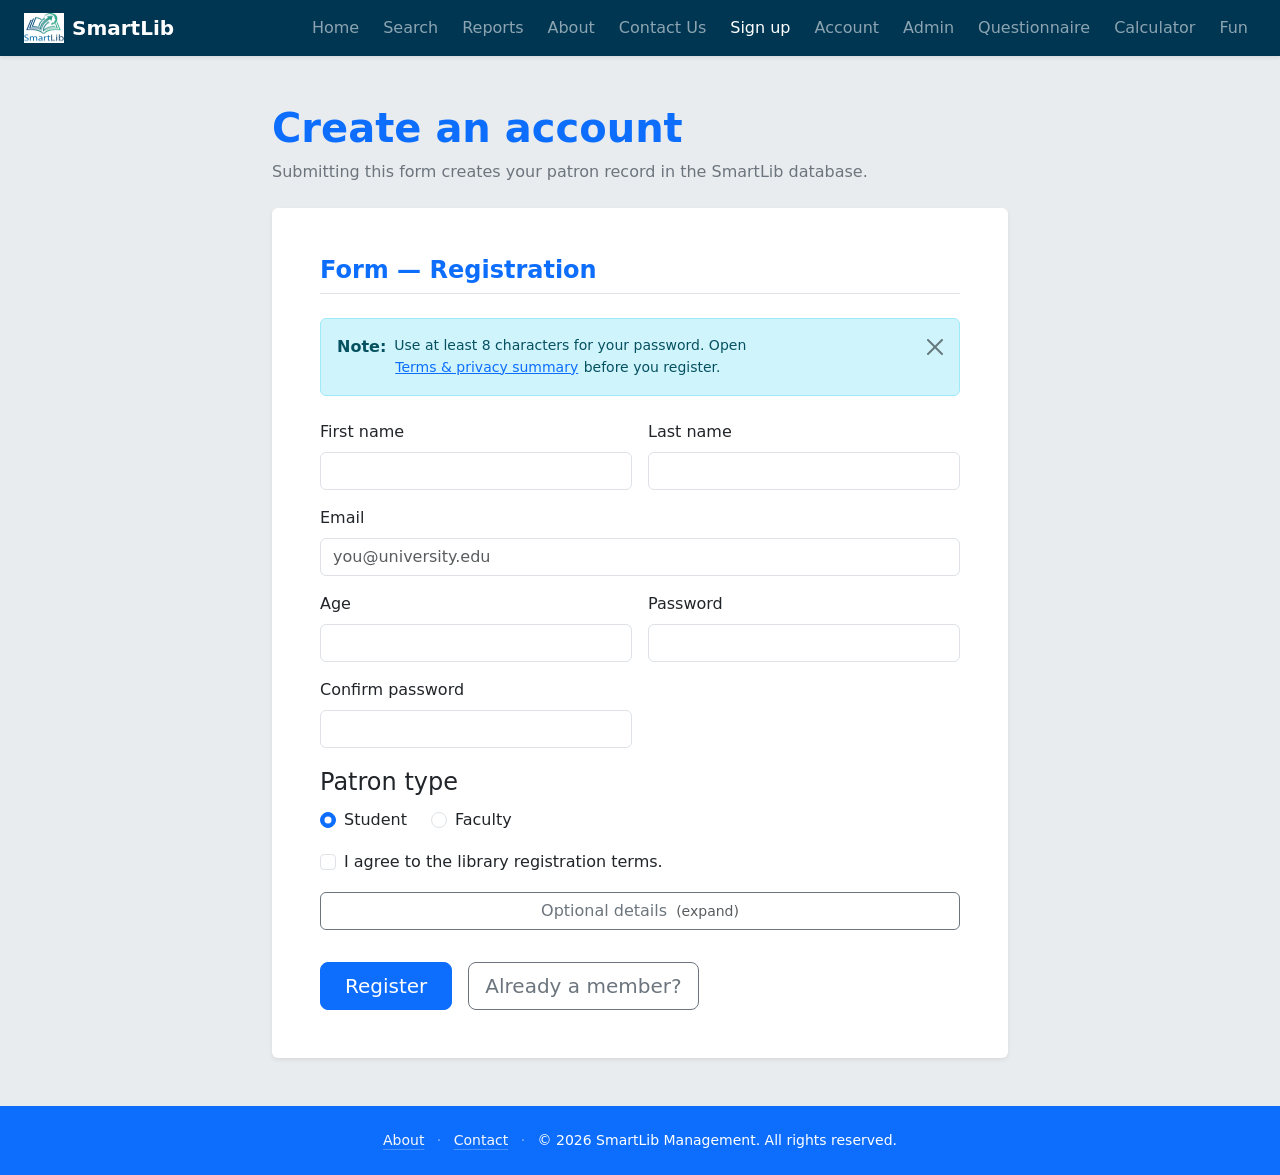
<file: signup.html>
<!doctype html>
<html lang="en">
  <head>
    <meta charset="utf-8" />
    <meta name="viewport" content="width=device-width, initial-scale=1" />
    <title>SmartLib — Register</title>
    <link
      href="https://cdn.jsdelivr.net/npm/bootstrap@5.3.8/dist/css/bootstrap.min.css"
      rel="stylesheet"
      integrity="sha384-sRIl4kxILFvY47J16cr9ZwB07vP4J8+LH7qKQnuqkuIAvNWLzeN8tE5YBujZqJLB"
      crossorigin="anonymous"
    />
  </head>
  <body class="d-flex flex-column min-vh-100 bg-body-secondary">
    <nav class="navbar navbar-expand-lg navbar-dark navbar-style shadow-sm" style="background-color: rgb(0, 54, 82);">
      <div class="container-fluid px-3 px-lg-4">
        <a href="index.html" class="navbar-brand d-flex align-items-center gap-2 text-white text-decoration-none">
          <img
            src="./assets/SmartLib_logo.jpg"
            alt="SmartLib logo"
            width="40"
            height="30"
            class="d-inline-block align-text-top"
          />
          <span class="fw-semibold">SmartLib</span>
        </a>
        <button
          class="navbar-toggler"
          type="button"
          data-bs-toggle="collapse"
          data-bs-target="#smartlibNavbar"
          aria-controls="smartlibNavbar"
          aria-expanded="false"
          aria-label="Toggle navigation"
        >
          <span class="navbar-toggler-icon"></span>
        </button>
        <div class="collapse navbar-collapse" id="smartlibNavbar">
          <ul class="navbar-nav ms-auto mb-2 mb-lg-0 gap-2 flex-lg-row flex-lg-nowrap align-items-lg-center">
            <li class="nav-item">
              <a href="index.html" class="nav-link">Home</a>
            </li>
            <li class="nav-item">
              <a href="search.php" class="nav-link">Search</a>
            </li>
            <li class="nav-item">
              <a href="reports.php" class="nav-link">Reports</a>
            </li>
            <li class="nav-item">
              <a href="about.html" class="nav-link">About</a>
            </li>
            <li class="nav-item">
              <a href="contact.php" class="nav-link">Contact Us</a>
            </li>
            <li class="nav-item">
              <a href="signup.html" class="nav-link active" aria-current="page">Sign up</a>
            </li>
            <li class="nav-item">
              <a href="account.php" class="nav-link">Account</a>
            </li>
            <li class="nav-item">
              <a href="admin.php" class="nav-link">Admin</a>
            </li>
            <li class="nav-item">
              <a href="questionaire.html" class="nav-link">Questionnaire</a>
            </li>
            <li class="nav-item">
              <a href="calculator.html" class="nav-link">Calculator</a>
            </li>
            <li class="nav-item">
              <a href="fun.html" class="nav-link">Fun</a>
            </li>
          </ul>
        </div>
      </div>
    </nav>

    <main class="flex-grow-1 py-4 py-md-5">
      <div class="container">
        <div class="row justify-content-center">
          <div class="col-12 col-lg-10 col-xl-8">
            <div class="text-center text-lg-start mb-4">
              <h1 class="display-6 fw-bold text-primary mb-2">Create an account</h1>
              <p class="lead fs-6 text-secondary mb-0">
                Submitting this form creates your patron record in the SmartLib database.
              </p>
            </div>

            <div class="card shadow-sm border-0">
              <div class="card-body p-4 p-md-5">
                <h2 class="h4 fw-semibold text-primary mb-4 pb-2 border-bottom">
                  Form — Registration
                </h2>

                <div
                  class="alert alert-info alert-dismissible fade show d-flex align-items-start gap-2 mb-4"
                  role="alert"
                >
                  <span class="flex-shrink-0 fw-semibold" aria-hidden="true">Note:</span>
                  <div class="small mb-0">
                    Use at least 8 characters for your password. Open
                    <button
                      type="button"
                      class="btn btn-link btn-sm p-0 align-baseline"
                      data-bs-toggle="modal"
                      data-bs-target="#termsModal"
                    >
                      Terms &amp; privacy summary
                    </button>
                    before you register.
                  </div>
                  <button
                    type="button"
                    class="btn-close"
                    data-bs-dismiss="alert"
                    aria-label="Close"
                  ></button>
                </div>

                <form
                  id="form-3"
                  class="needs-validation"
                  action="signup.php"
                  method="post"
                  novalidate
                >
                  <div class="row g-3">
                    <div class="col-md-6">
                      <label for="reg-first" class="form-label">First name</label>
                      <input
                        type="text"
                        class="form-control"
                        id="reg-first"
                        name="first_name"
                        required
                        autocomplete="given-name"
                        minlength="1"
                        maxlength="80"
                      />
                      <div class="invalid-feedback">Please enter your first name.</div>
                    </div>
                    <div class="col-md-6">
                      <label for="reg-last" class="form-label">Last name</label>
                      <input
                        type="text"
                        class="form-control"
                        id="reg-last"
                        name="last_name"
                        required
                        autocomplete="family-name"
                        minlength="1"
                        maxlength="80"
                      />
                      <div class="invalid-feedback">Please enter your last name.</div>
                    </div>
                    <div class="col-12">
                      <label for="reg-email" class="form-label">Email</label>
                      <input
                        type="email"
                        class="form-control"
                        id="reg-email"
                        name="email"
                        required
                        autocomplete="email"
                        placeholder="you@university.edu"
                      />
                      <div class="invalid-feedback">Please provide a valid email address.</div>
                    </div>
                    <div class="col-md-6">
                      <label for="reg-age" class="form-label">Age</label>
                      <input
                        type="number"
                        class="form-control"
                        id="reg-age"
                        name="age"
                        required
                        min="1"
                        max="120"
                        autocomplete="bday-year"
                      />
                      <div class="invalid-feedback">Enter your age (1–120).</div>
                    </div>
                    <div class="col-md-6">
                      <label for="reg-password" class="form-label">Password</label>
                      <input
                        type="password"
                        class="form-control"
                        id="reg-password"
                        name="password"
                        required
                        minlength="8"
                        autocomplete="new-password"
                        data-bs-toggle="tooltip"
                        data-bs-placement="top"
                        data-bs-title="Minimum 8 characters. Mix letters and numbers for a stronger password."
                      />
                      <div class="invalid-feedback">
                        Password must be at least 8 characters.
                      </div>
                    </div>
                    <div class="col-md-6">
                      <label for="reg-password2" class="form-label">Confirm password</label>
                      <input
                        type="password"
                        class="form-control"
                        id="reg-password2"
                        name="password_confirm"
                        required
                        minlength="8"
                        autocomplete="new-password"
                      />
                      <div class="invalid-feedback">Passwords must match.</div>
                    </div>
                    <div class="col-12">
                      <fieldset>
                        <legend class="form-label mb-2">Patron type</legend>
                        <div class="d-flex flex-wrap gap-4">
                          <div class="form-check">
                            <input
                              class="form-check-input"
                              type="radio"
                              name="patron_type"
                              id="patron-student"
                              value="student"
                              checked
                            />
                            <label class="form-check-label" for="patron-student">Student</label>
                          </div>
                          <div class="form-check">
                            <input
                              class="form-check-input"
                              type="radio"
                              name="patron_type"
                              id="patron-faculty"
                              value="faculty"
                            />
                            <label class="form-check-label" for="patron-faculty">Faculty</label>
                          </div>
                        </div>
                      </fieldset>
                    </div>
                    <div class="col-12">
                      <div class="form-check">
                        <input
                          class="form-check-input"
                          type="checkbox"
                          id="terms-agree"
                          name="terms_agree"
                          value="1"
                          required
                        />
                        <label class="form-check-label" for="terms-agree">
                          I agree to the library registration terms.
                        </label>
                        <div class="invalid-feedback">You must agree before registering.</div>
                      </div>
                    </div>
                    <div class="col-12">
                      <button
                        class="btn btn-outline-secondary w-100 w-md-auto"
                        type="button"
                        data-bs-toggle="collapse"
                        data-bs-target="#optionalFields"
                        aria-expanded="false"
                        aria-controls="optionalFields"
                      >
                        Optional details
                        <span class="small text-muted ms-1">(expand)</span>
                      </button>
                      <div class="collapse mt-3" id="optionalFields">
                        <div class="card card-body bg-light border-0">
                          <div class="row g-3">
                            <div class="col-md-6">
                              <label for="reg-phone" class="form-label">Phone</label>
                              <input
                                type="tel"
                                class="form-control"
                                id="reg-phone"
                                name="phone"
                                autocomplete="tel"
                                placeholder="Optional"
                              />
                            </div>
                            <div class="col-md-6">
                              <label for="reg-dept" class="form-label">Department</label>
                              <input
                                type="text"
                                class="form-control"
                                id="reg-dept"
                                name="department"
                                maxlength="120"
                                placeholder="Optional"
                              />
                            </div>
                          </div>
                        </div>
                      </div>
                    </div>
                  </div>
                  <div class="d-flex flex-column flex-sm-row align-items-stretch align-items-sm-center gap-3 mt-4 pt-2">
                    <button type="submit" class="btn btn-primary btn-lg px-4">Register</button>
                    <a href="account.php" class="btn btn-outline-secondary btn-lg">Already a member?</a>
                  </div>
                </form>
              </div>
            </div>
          </div>
        </div>
      </div>
    </main>

    <div
      class="modal fade"
      id="termsModal"
      tabindex="-1"
      aria-labelledby="termsModalLabel"
      aria-hidden="true"
    >
      <div class="modal-dialog modal-dialog-scrollable">
        <div class="modal-content">
          <div class="modal-header">
            <h2 class="modal-title fs-5" id="termsModalLabel">Terms &amp; privacy summary</h2>
            <button
              type="button"
              class="btn-close"
              data-bs-dismiss="modal"
              aria-label="Close"
            ></button>
          </div>
          <div class="modal-body">
            <p class="mb-3">
              SmartLib stores your name, email, age, and patron role from this form. Passwords are
              not saved on the server.
            </p>
            <ul class="small text-secondary mb-0">
              <li class="mb-2">You can update contact preferences from your account page.</li>
              <li class="mb-2">Never share your password. Library staff will never ask for it.</li>
              <li>Close this dialog and check the agreement box to continue.</li>
            </ul>
          </div>
          <div class="modal-footer">
            <button type="button" class="btn btn-primary" data-bs-dismiss="modal">Got it</button>
          </div>
        </div>
      </div>
    </div>

    <div class="toast-container position-fixed bottom-0 end-0 p-3">
      <div
        id="signupToast"
        class="toast align-items-center text-bg-success border-0"
        role="status"
        aria-live="polite"
        aria-atomic="true"
      >
        <div class="d-flex">
          <div class="toast-body">Form looks good — sending your registration…</div>
          <button
            type="button"
            class="btn-close btn-close-white me-2 m-auto"
            data-bs-dismiss="toast"
            aria-label="Close"
          ></button>
        </div>
      </div>
    </div>

    <footer class="bg-primary text-white py-4 mt-auto">
      <div class="container text-center">
        <p class="small mb-0">
          <a href="about.html" class="link-light link-offset-2 link-underline-opacity-25 link-underline-opacity-100-hover">About</a>
          <span class="text-white text-opacity-50 mx-2 user-select-none" aria-hidden="true">·</span>
          <a href="contact.php" class="link-light link-offset-2 link-underline-opacity-25 link-underline-opacity-100-hover">Contact</a>
          <span class="text-white text-opacity-50 mx-2 user-select-none" aria-hidden="true">·</span>
          © 2026 SmartLib Management. All rights reserved.
        </p>
      </div>
    </footer>

    <script
      src="https://cdn.jsdelivr.net/npm/bootstrap@5.3.8/dist/js/bootstrap.bundle.min.js"
      integrity="sha384-FKyoEForCGlyvwx9Hj09JcYn3nv7wiPVlz7YYwJrWVcXK/BmnVDxM+D2scQbITxI"
      crossorigin="anonymous"
    ></script>
    <script>
(function () {
  'use strict';

  const form = document.getElementById('form-3');

  form.addEventListener('submit', function (event) {

    let valid = true;

    let first = document.getElementById("reg-first");
    let last = document.getElementById("reg-last");
    let email = document.getElementById("reg-email");
    let ageEl = document.getElementById("reg-age");
    let password = document.getElementById("reg-password");
    let confirm = document.getElementById("reg-password2");
    let phone = document.getElementById("reg-phone");
    let terms = document.getElementById("terms-agree");

   
    if (first.value.trim() === "") {
      alert("First name is required");
      valid = false;
    }

    if (last.value.trim() === "") {
      alert("Last name is required");
      valid = false;
    }

    
    let emailPattern = /^[^\s@]+@[^\s@]+\.[^\s@]+$/;
    if (!emailPattern.test(email.value)) {
      alert("Please enter a valid email");
      valid = false;
    }

    let ageNum = parseInt(ageEl.value, 10);
    if (isNaN(ageNum) || ageNum < 1 || ageNum > 120) {
      alert("Please enter a valid age between 1 and 120");
      valid = false;
    }

    if (password.value !== confirm.value) {
      alert("Passwords do not match");
      valid = false;
    }

    
    if (phone.value !== "") {
      let phonePattern = /^[0-9]{8}$/;
      if (!phonePattern.test(phone.value)) {
        alert("Phone number must be 8 digits");
        valid = false;
      }
    }

    
    if (!terms.checked) {
      alert("You must agree to terms");
      valid = false;
    }

    
    if (!valid) {
      event.preventDefault();
      event.stopPropagation();
      return false;
    }

    return true;

  });

})();
</script>
  </body>
</html>
</file>
<file: style.css>
body{
font-family: Arial, sans-serif;
margin:0;
padding:0;
background:#ffffff;
}



header{
background:#f4f4f4;
padding:20px;
text-align:center;
}



nav{
background:#003652;
padding:12px;
}

nav a{
color:white;
text-decoration:none;
margin-right:18px;
font-weight:bold;
}

nav a:hover{
color:#00c896; 
}

table{
width:85%;
margin:25px auto;
border-collapse:collapse;
}

th, td{
border:1px solid #333;
padding:10px;
}

th{
background:#003652;
color:white;
text-align:center;
}


tr:nth-child(even){
background:#f2f2f2;
}



tr:hover{
background:#d9f5ec;
}


#search-submit{
background:#00c896;
color:white;
padding:10px 18px;
border:none;
border-radius:6px;
cursor:pointer;
font-weight:bold;
}

#search-submit:hover{
background:#009e74;
}



input[type="checkbox"]{
margin-right:6px;
}



input[type="text"], select{
width:90%;
padding:8px;
border:1px solid #ccc;
border-radius:4px;
}



footer{
text-align:center;
margin-top:40px;
padding:12px;
background:#003652;
color:white;
}
.card{
background:white;
padding:15px;
border-radius:8px;
box-shadow:0 2px 8px rgba(0,0,0,0.1);
}

.navbar-style {
  background-color: rgb(0, 54, 82) !important;
}

.section-title {
  color: rgb(0, 54, 82);
}

.feature-card {
  border: none;
  box-shadow: 0 0.2rem 0.6rem rgba(0, 54, 82, 0.12);
  transition: box-shadow 0.2s ease;
}

.feature-card:hover {
  box-shadow: 0 0.45rem 1rem rgba(0, 54, 82, 0.18);
}


.admin-page .card {
  border: 1px solid rgba(0, 54, 82, 0.15);
  box-shadow: 0 0.35rem 1rem rgba(0, 0, 0, 0.08);
}

.admin-page .btn-brand {
  background-color: rgb(0, 54, 82);
  border-color: rgb(0, 54, 82);
  color: #fff;
}

.admin-page .btn-brand:hover {
  background-color: rgb(0, 40, 62);
  border-color: rgb(0, 40, 62);
  color: #fff;
}

.about-hero-img {
  max-width: 600px;
  width: 100%;
  height: auto;
}
.btn {
  transition: all 0.2s ease;
}

.btn:hover {
  transform: scale(1.05);
}

.card {
  transition: 0.2s;
}

.card:hover {
  transform: translateY(-5px);
}
</file>
